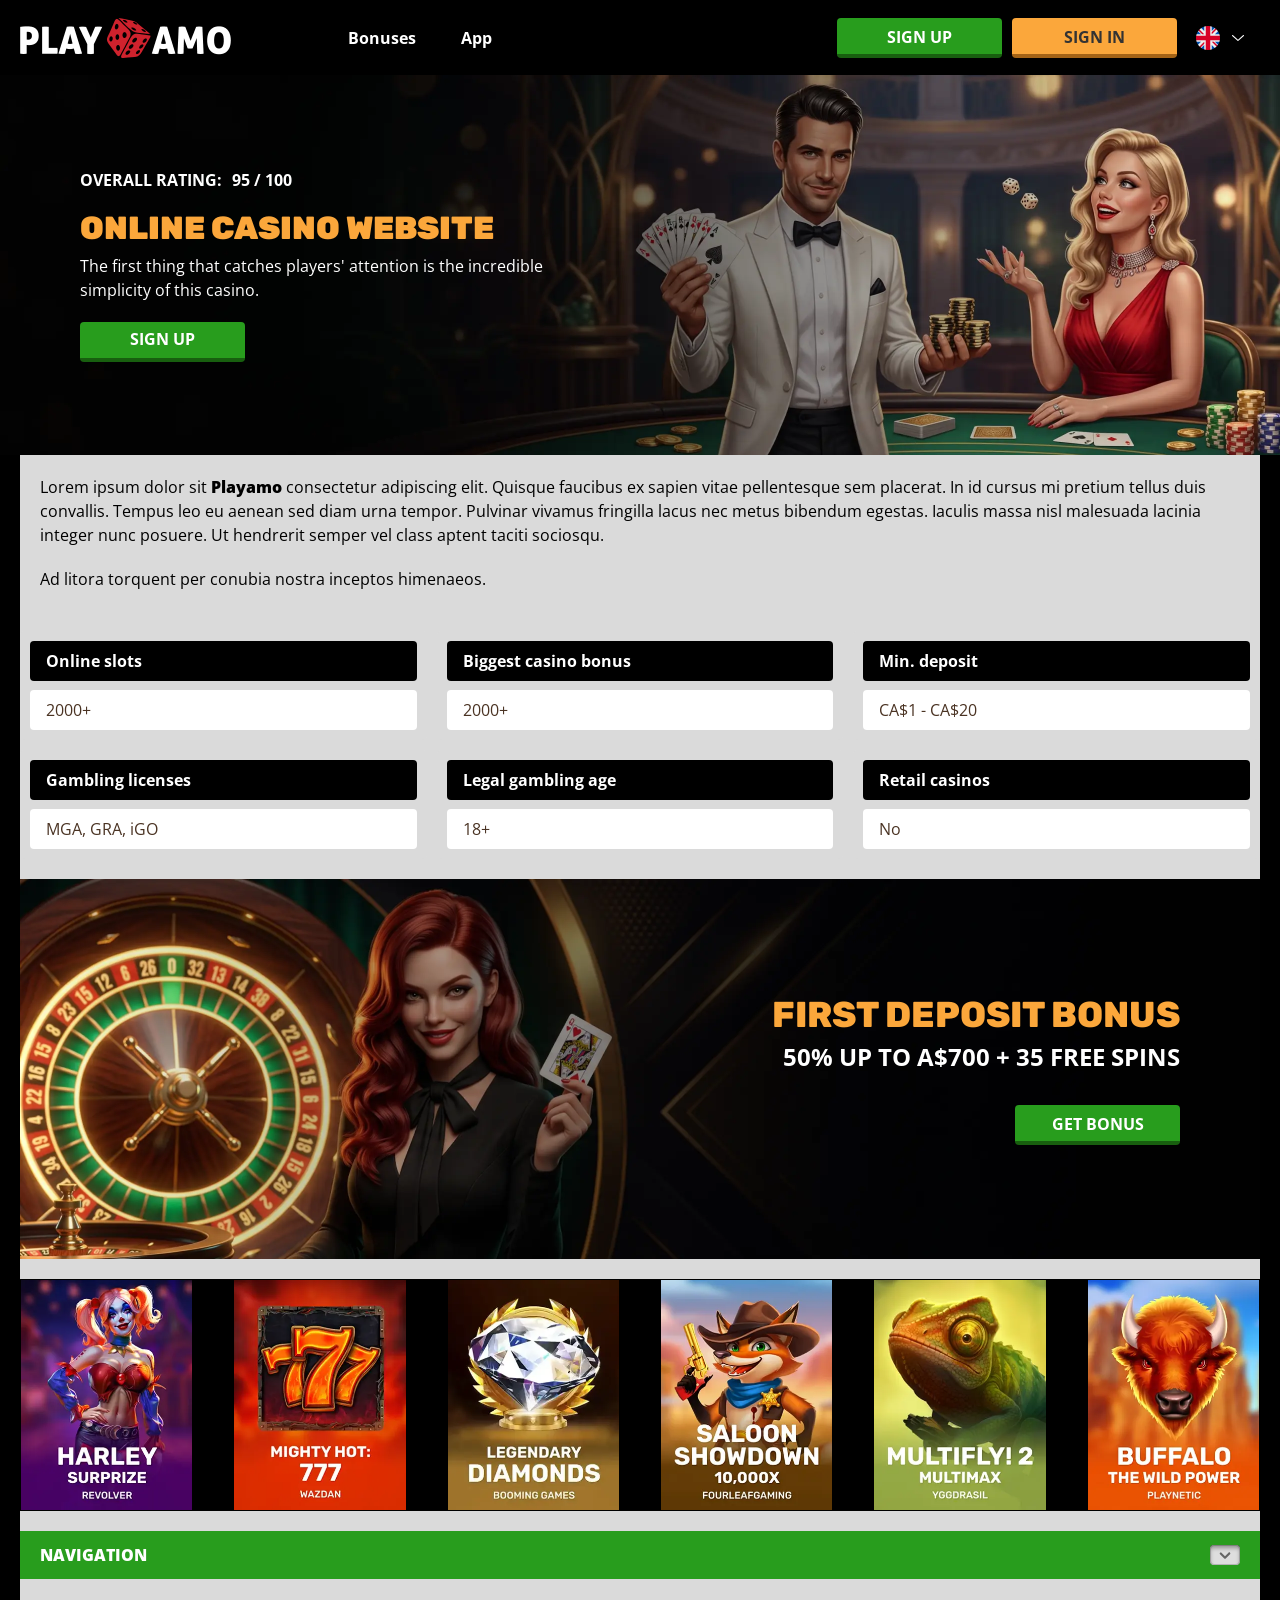
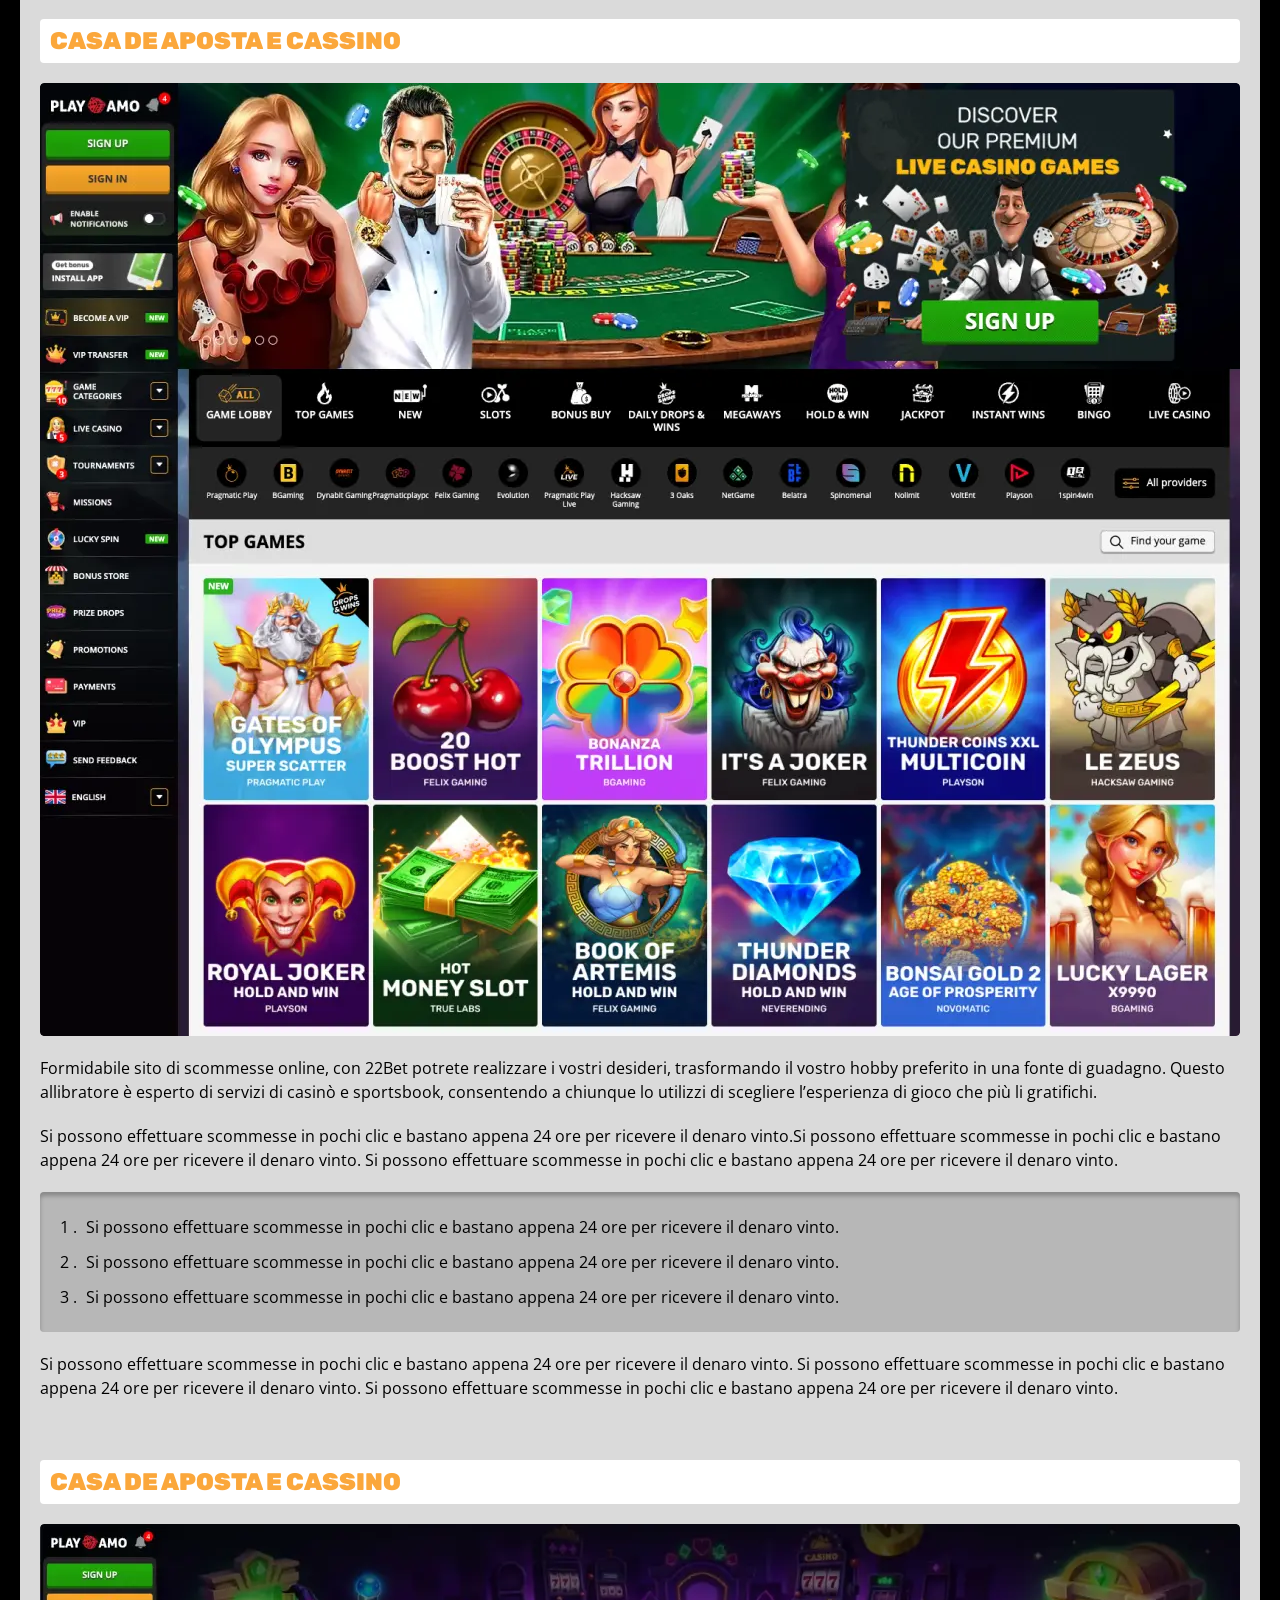
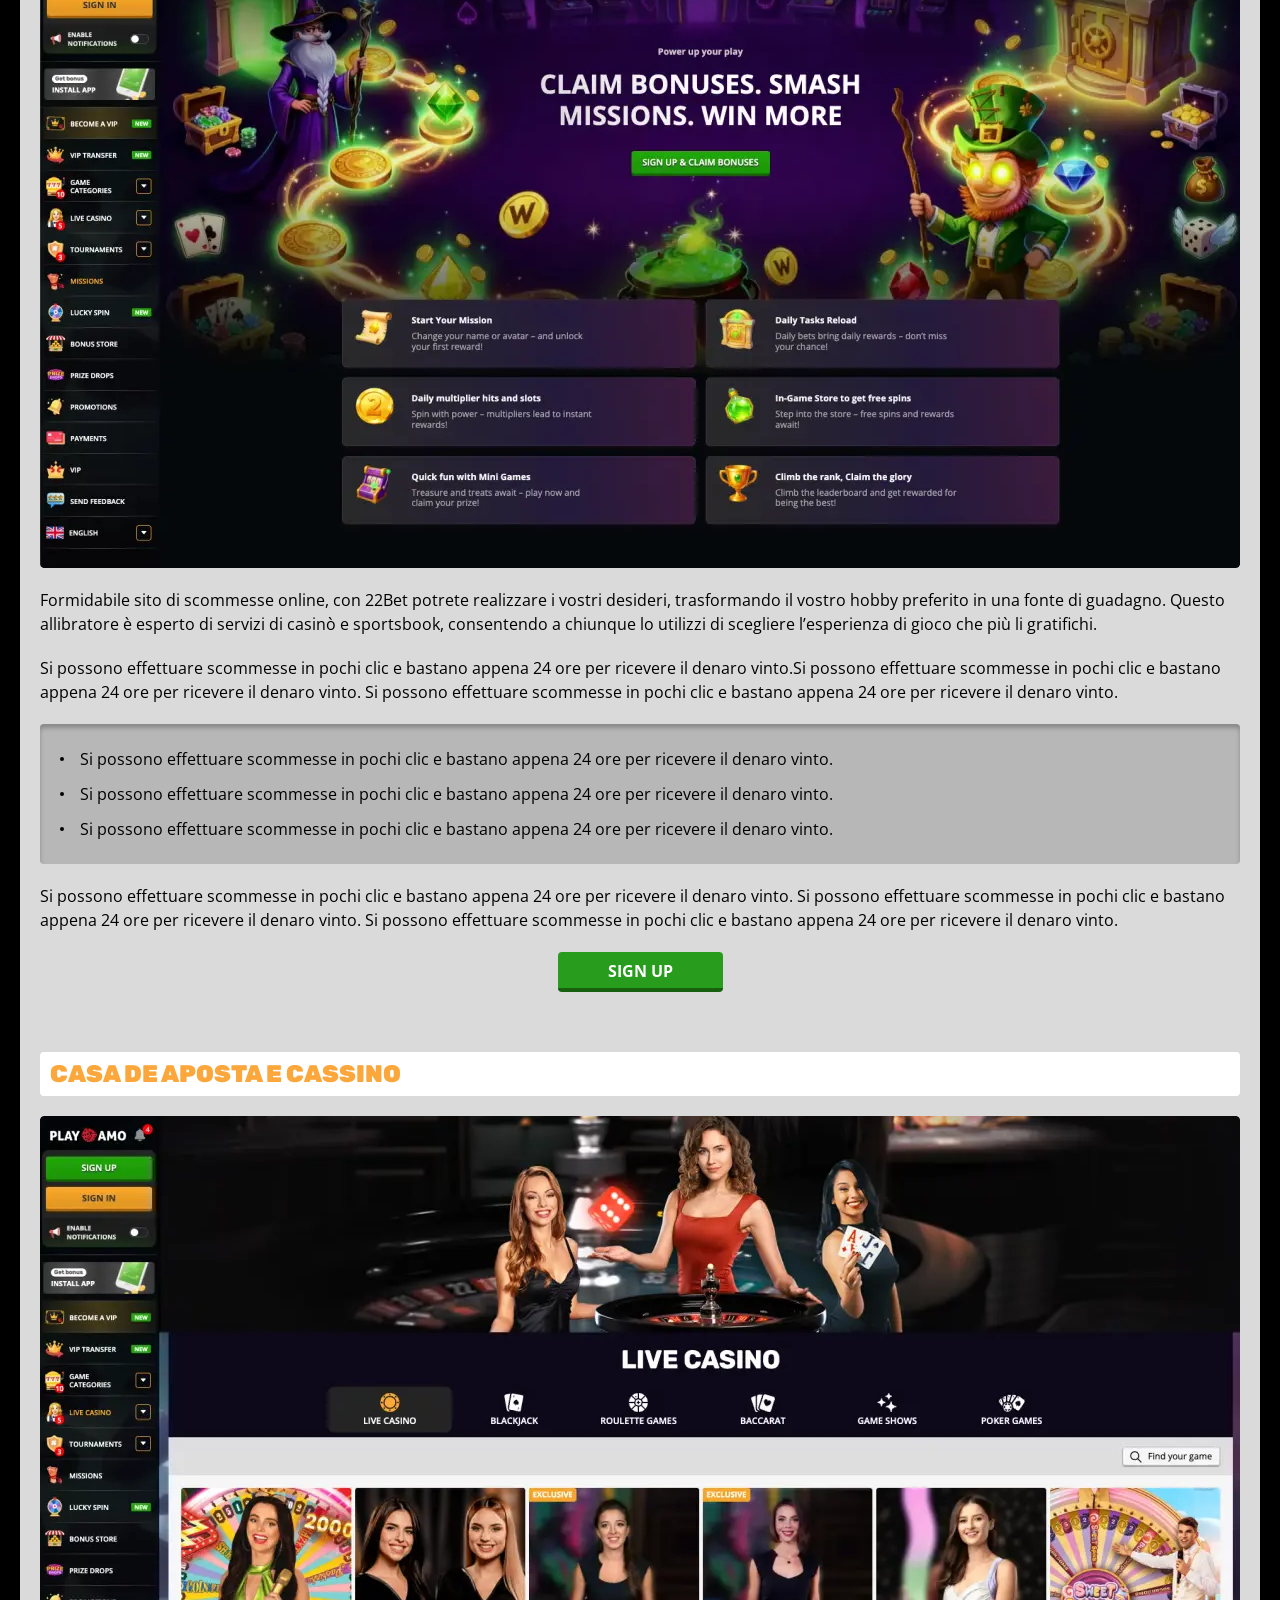
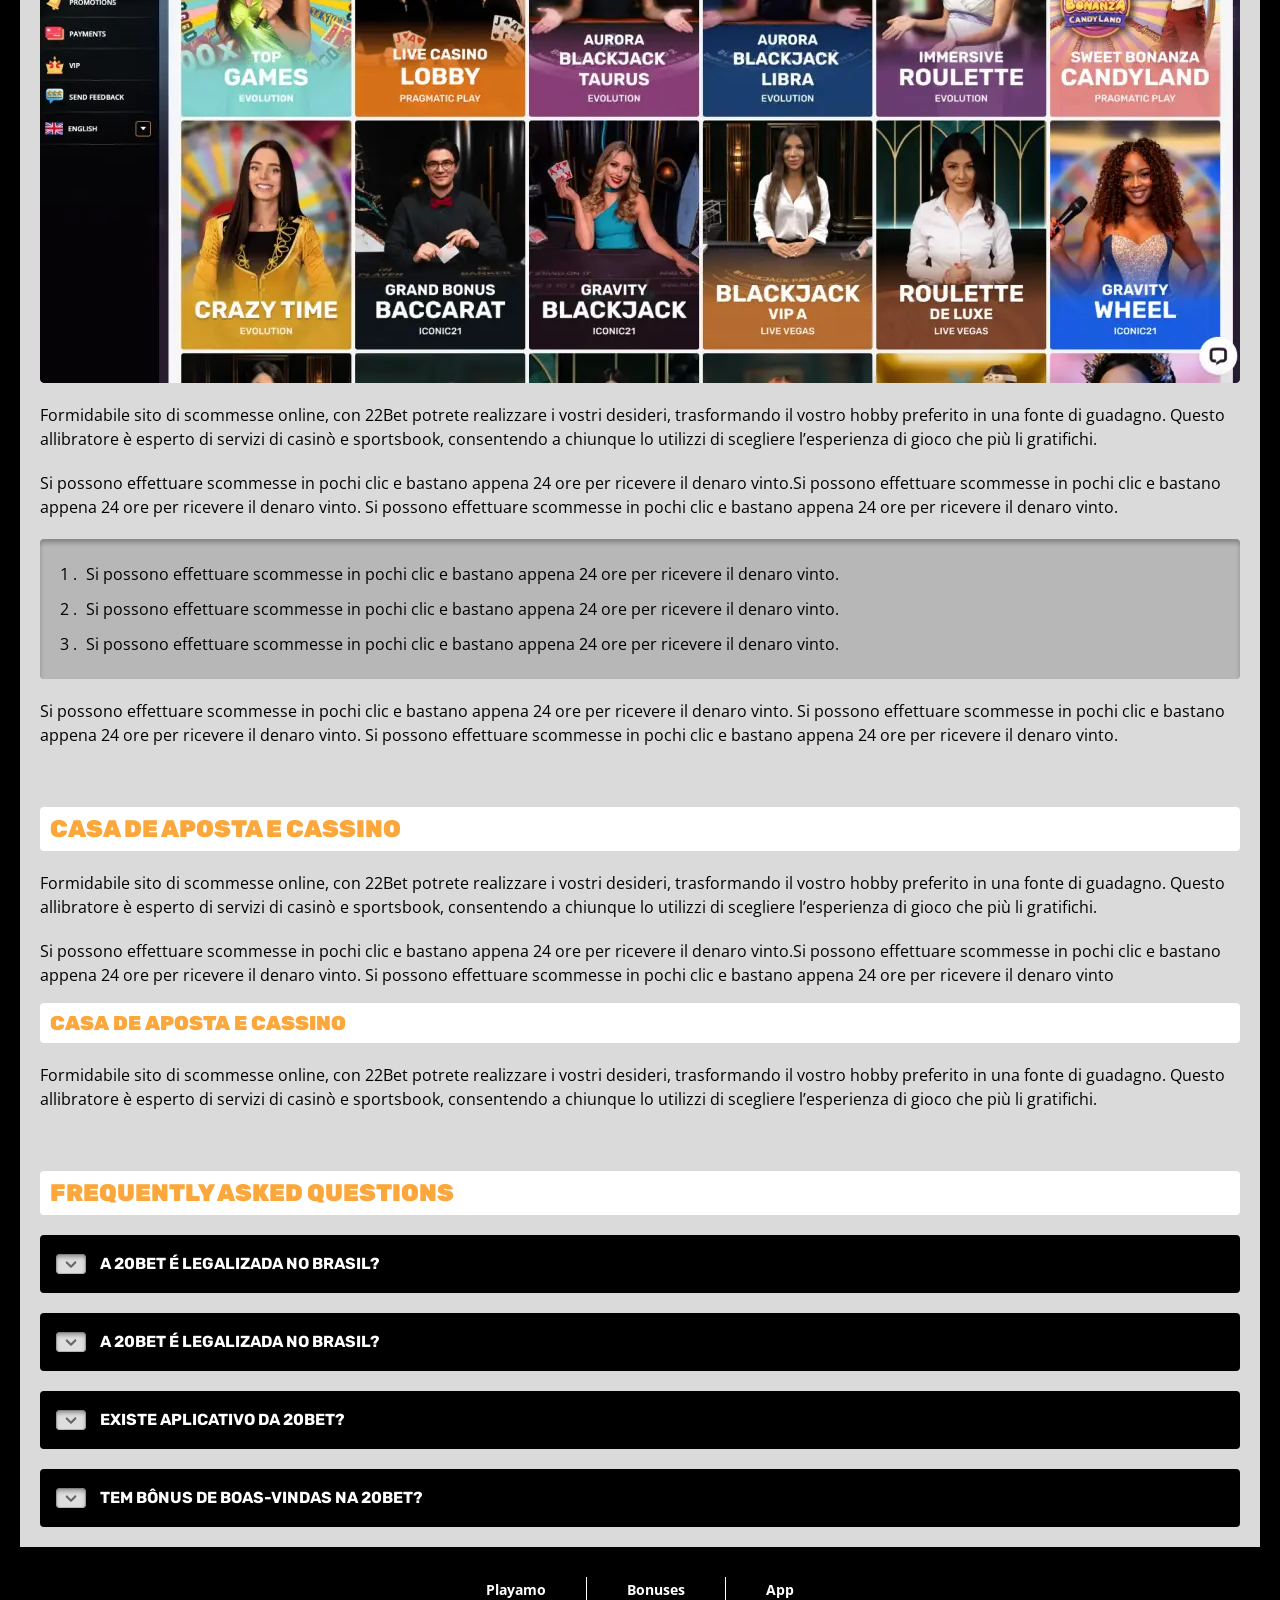
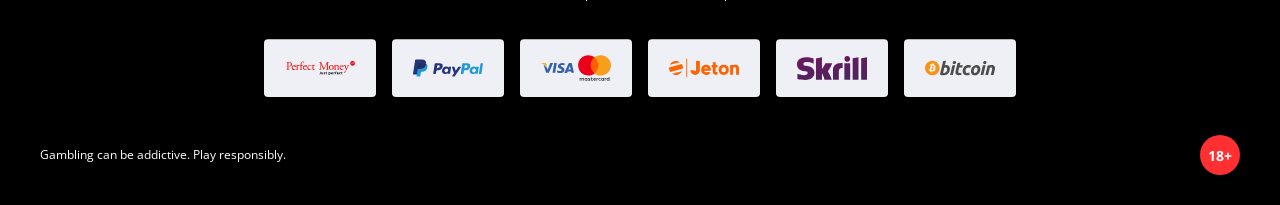
<file: index.html>
<!DOCTYPE html>
<html lang="en">
  <head>
    <meta charset="UTF-8" />
   
    <meta name="viewport" content="width=device-width, initial-scale=1.0" />
    <title>Playamo </title>
    <meta name="description" content />
    <meta property="og:site_name" content />
    <meta property="og:title" content />
    <meta property="og:type" content="website" />
    <meta property="og:url" content />
    <meta property="og:image" content />
    <meta property="og:image:alt" content />
    <meta property="og:locale" content="en" />
    <meta property="og:description" content />
    <link rel="preconnect" href="https://fonts.googleapis.com" />
    <link rel="preconnect" href="https://fonts.gstatic.com" crossorigin="anonymous" />
 <link href="https://fonts.googleapis.com/css2?family=Poppins:wght@100;200;300;400;500;600;700;800;900&display=swap" rel="stylesheet">
  <link href="https://fonts.googleapis.com/css2?family=Open+Sans:ital,wght@0,300..800;1,300..800&display=swap" rel="stylesheet">
<link href="https://fonts.googleapis.com/css2?family=Rubik:wght@300;400;500;600;700;800;900&amp;display=swap" rel="stylesheet">
 <link rel="stylesheet" href="./css/reset.css" />
    <link rel="stylesheet" href="./css/main.css" />
    <link rel="stylesheet" href="./css/media.css"/>
    <link rel="icon" href="./images/Group.png" type="image/x-icon"/>
    <script
    src="https://code.jquery.com/jquery-3.6.1.min.js"
    integrity="sha256-o88AwQnZB+VDvE9tvIXrMQaPlFFSUTR+nldQm1LuPXQ="
    crossorigin="anonymous"
  ></script>
  </head>
  <body>
    <header class="header">
      <section class="content header__content">
        <a href="./index.html" class="logo header__logo"
          ><img src="./images/logo.png" alt="logo" title
        /></a>
        <button class="header__btn-menu" >
          <svg width="16px" height="16px" viewBox="0 0 16 16" xmlns="http://www.w3.org/2000/svg">
              <rect y="0" width="16" height="3" rx="1.5"></rect>
              <rect y="6.5" width="16" height="3" rx="1.5"></rect>
              <rect y="13" width="16" height="3" rx="1.5"></rect>
            </svg>
        </button>

          <nav class="menu header__menu">
            <ul class="header__menu-list">
                
              <li class="" >
            
                <a href="./bonus.html" >
                <span>Bonuses</span>
              </a>
            
              </a>
            </li>
              <li>
                <a href="./app.html">
                 App
                </a>
              </li>
              
             
            </ul>
            <div class="header__button header__button-menu " >
              <a href="#" class="button  button__login-menu">sign up</a>
              <a href="#" class="button button__menu">sign in</a>
            </div>
           
          </nav>
            <a href="#" class="button button__login">sign up</a>
            <a href="#" class="button button__singup">sign in</a>
           <div class="header__language">
                <div class="header__flag-wrap">
                  <a class="header__country" href="#">
                    <span><img src="./images/flag.png" alt=" Flag" title /></span>
                    
                  </a>
                </div>
                 <div class="header__flag-menu">
                  <ul>
                    
                    <li>
                      <a href="#" class="header__flag-link">
                        <span>
                          <img src="./images/flag.png" alt="flag" title />
                        </span>
                        <span>en</span>
                      </a>
                    </li>
                    <li>
                      <a href="#" class="header__flag-link">
                        <span>
                          <img src="./images/flag-au.png" alt="flag" title />
                        </span>
                        <span>au</span>
                      </a>
                    </li>
                    <li>
                      <a href="#" class="header__flag-link">
                        <span>
                          <img src="./images/flag-ca.png" alt="flag" title />
                        </span>
                        <span>ca</span>
                      </a>
                    </li>
                    
                  <li>
                      <a href="#" class="header__flag-link">
                        <span>
                          <img src="./images/flag-de.png" alt="flag" title />
                        </span>
                        <span>de</span>
                      </a>
                    </li>
                     <li>
                      <a href="#" class="header__flag-link">
                        <span>
                          <img src="./images/flag-ch.png" alt="flag" title />
                        </span>
                        <span>ch</span>
                      </a>
                    </li>
                    <li>
                      <a href="#" class="header__flag-link">
                        <span>
                          <img src="./images/flag-at.png" alt="flag" title />
                        </span>
                        <span>at</span>
                      </a>
                    </li>
                     <li>
                      <a href="#" class="header__flag-link">
                        <span>
                          <img src="./images/flag-nz.png" alt="flag" title />
                        </span>
                        <span>nz</span>
                      </a>
                    </li>
                     <li>
                      <a href="#" class="header__flag-link">
                        <span>
                          <img src="./images/flag-si.png" alt="flag" title />
                        </span>
                        <span>si</span>
                      </a>
                    </li>
                     <li>
                      <a href="#" class="header__flag-link">
                        <span>
                          <img src="./images/flag-ie.png" alt="flag" title />
                        </span>
                        <span>ie</span>
                      </a>
                    </li>
                     <li>
                      <a href="#" class="header__flag-link">
                        <span>
                          <img src="./images/flag-it.png" alt="flag" title />
                        </span>
                        <span>it</span>
                      </a>
                    </li>
                  </ul>
                </div>
              </div>  
      </section>
    </header>
     <main class="main home main-page">
        <section class=" hero hero__page">
           
            <div class="background">
              <img src="./images/main/bg-main.webp" alt="hero" title />
              
            </div>
            <div class="hero__wrapper">
              <div class="hero__data">
                <div class="hero__rating" >
                  <p>Overall Rating:</p>
                 
                  <span >
                    <span >95</span>
                  <span>/</span> 
                  <span >100</span>
                  
                  </span>
                </div>
                <h1 class="title general hero__title">
                 Online Casino Website
                </h1>
                <p class="hero__text">The first thing that catches players' attention is the incredible simplicity of this casino.</p>
                <a href="#" class="button  hero__button">sign up</a>
               
              </div>
             
            </div>
          </section>
      <section class="main__wrap main__wrap-page">
       
       <section class="content__wrapper content__wrapper-page">

         
        
       
          <section class="content article">
            <p>
             Lorem ipsum dolor sit <a href="#">Playamo</a> consectetur adipiscing elit. Quisque faucibus ex sapien vitae pellentesque sem placerat. In id cursus mi pretium tellus duis convallis. Tempus leo eu aenean sed diam urna tempor. Pulvinar vivamus fringilla lacus nec metus bibendum egestas. Iaculis massa nisl malesuada lacinia integer nunc posuere. Ut hendrerit semper vel class aptent taciti sociosqu.
            </p>
            <p>
             Ad litora torquent per conubia nostra inceptos himenaeos.
            </p>
          </section>
      <section class="content features">
           
              <table class="features__table">
               <tbody class="features__group">
                 
                   <tr>
                   <td>Online slots</td>
                   <td>2000+</td>
                  </tr>
                  <tr>
                   <td>Biggest casino bonus</td>
                   <td>2000+</td>
                  </tr>
                  <tr>
                   <td>Min. deposit</td>
                   <td>CA$1 - CA$20</td>
                  </tr>
              
                     <tr>
                     <td>Gambling licenses</td>
                     <td>MGA, GRA, iGO</td>
                   </tr>
                   <tr>
                     <td>Legal gambling age</td>
                     <td>18+</td>
                   </tr>
                   <tr>
                     <td>Retail casinos</td>
                     <td>No</td>
                   </tr>
                
               </tbody>
             </table>
            
         
           </section>  

        
             
             <section class="content banner banner-main">
            <div class="background ">
              
              <img src="./images/main/banner-main.webp" alt="banner" title />
              
            </div>
            <div class="banner__info">
              
              <h2 class="title high banner__title-main">
                  
               first Deposit Bonus
              </h2>
            <p class="banner__subtitle">50% up to A$700 + 35 Free spins</p>
              <a href="#" class="button banner__button">Get  Bonus</a>
            </div>
          </section>
          
           <section class="content casino">
           
              <ul class="casino__list ">
                <li class="casino__item">
                    <a href="#"><div class="casino__wrapper">
                      <img class="casino__img" src="./images/main/card-main1.webp" alt="" title>
                    <div class="casino__hover casino__hover-live">
                        
                        <div class="casino-box">
                            
                        <span  class="button  casino__buttons"><img src="./images/main/play-btn.svg" alt="" title></span>
                        </div>
                    </div>
                    </div>
                    </a>
                </li>
                <li class="casino__item">
                  <a href="#"><div class="casino__wrapper">
                      <img class="casino__img" src="./images/main/card-main2.webp" alt="" title>
                    <div class="casino__hover casino__hover-live">
                        
                        <div class="casino-box">
                            
                        <span  class="button  casino__buttons"><img src="./images/main/play-btn.svg" alt="" title></span>
                        </div>
                    </div>
                    </div>
                    </a>
              </li>
              <li class="casino__item">
              <a href="#"><div class="casino__wrapper">
                      <img class="casino__img" src="./images/main/card-main3.webp" alt="" title>
                    <div class="casino__hover casino__hover-live">
                        
                        <div class="casino-box">
                            
                        <span  class="button  casino__buttons"><img src="./images/main/play-btn.svg" alt="" title></span>
                        </div>
                    </div>
                    </div>
                    </a>
            </li>
             <li class="casino__item">
                <a href="#"><div class="casino__wrapper">
                      <img class="casino__img" src="./images/main/card-main4.webp" alt="" title>
                    <div class="casino__hover casino__hover-live">
                        
                        <div class="casino-box">
                            
                        <span  class="button  casino__buttons"><img src="./images/main/play-btn.svg" alt="" title></span>
                        </div>
                    </div>
                    </div>
                    </a>
            </li>
             <li class="casino__item">
                <a href="#"><div class="casino__wrapper">
                      <img class="casino__img" src="./images/main/card-main5.webp" alt="" title>
                    <div class="casino__hover casino__hover-live">
                        
                        <div class="casino-box">
                            
                        <span  class="button  casino__buttons"><img src="./images/main/play-btn.svg" alt="" title></span>
                        </div>
                    </div>
                    </div>
                    </a>
            </li>
             <li class="casino__item">
                <a href="#"><div class="casino__wrapper">
                      <img class="casino__img" src="./images/main/card-main6.webp" alt="" title>
                    <div class="casino__hover casino__hover-live">
                        
                        <div class="casino-box">
                            
                        <span  class="button  casino__buttons"><img src="./images/main/play-btn.svg" alt="" title></span>
                        </div>
                    </div>
                    </div>
                    </a>
            </li>
        

              </ul>
         </section>
              <section class="content menu-review__content">
              

            
                <div class="menu__review-desk menu__review-content">Navigation</div>
                <ul class="menu__review menu__review-list">
                  <li><a href="#">Lorem ipsum dolor sit</a></li>
                    <li><a href="#">Amet consectetur adipiscing</a></li>
                      <li><a href="#">Quisque faucibus ex sapien vitae</a></li>
                        <li><a href="#">Ut hendrerit sempero</a></li>
                          <li><a href="#">Pulvinar vivamus fringilla</a></li>
                           <li><a href="#">Ad litora torquent per conubia</a></li>
                         
                          
                </ul>
             
          
          </section>
          
        
          <section class="content article">
            <h2 class="title high article__title">Casa de Aposta e Cassino</h2>
             <div class="images">
              <img src="./images/main/image1-main.webp" alt="banner" title />
            </div>
            <p>
             Formidabile sito di scommesse online, con 22Bet potrete realizzare i vostri desideri, trasformando il vostro hobby preferito in una fonte di guadagno. Questo allibratore è esperto di servizi di casinò e sportsbook, consentendo a chiunque lo utilizzi di scegliere l’esperienza di gioco che più li gratifichi.
            </p>
            <p>
             Si possono effettuare scommesse in pochi clic e bastano appena 24 ore per ricevere il denaro vinto.Si possono effettuare scommesse in pochi clic e bastano appena 24 ore per ricevere il denaro vinto. Si possono effettuare scommesse in pochi clic e bastano appena 24 ore per ricevere il denaro vinto.
            </p>
           <ol>
              <li>Si possono effettuare scommesse in pochi clic e bastano appena 24 ore per ricevere il denaro vinto.</li>
              <li>Si possono effettuare scommesse in pochi clic e bastano appena 24 ore per ricevere il denaro vinto.</li>
              <li>Si possono effettuare scommesse in pochi clic e bastano appena 24 ore per ricevere il denaro vinto.</li>
            </ol>
            <p>Si possono effettuare scommesse in pochi clic e bastano appena 24 ore per ricevere il denaro vinto. Si possono effettuare scommesse in pochi clic e bastano appena 24 ore per ricevere il denaro vinto. Si possono effettuare scommesse in pochi clic e bastano appena 24 ore per ricevere il denaro vinto.</p>
          </section>
           <section class="content article">
            <h2 class="title high article__title">Casa de Aposta e Cassino</h2>
             <div class="images">
              <img src="./images/main/image2-main.webp" alt="banner" title />
            </div>
            <p>
             Formidabile sito di scommesse online, con 22Bet potrete realizzare i vostri desideri, trasformando il vostro hobby preferito in una fonte di guadagno. Questo allibratore è esperto di servizi di casinò e sportsbook, consentendo a chiunque lo utilizzi di scegliere l’esperienza di gioco che più li gratifichi.
            </p>
            <p>
             Si possono effettuare scommesse in pochi clic e bastano appena 24 ore per ricevere il denaro vinto.Si possono effettuare scommesse in pochi clic e bastano appena 24 ore per ricevere il denaro vinto. Si possono effettuare scommesse in pochi clic e bastano appena 24 ore per ricevere il denaro vinto.
            </p>
           <ul>
              <li>Si possono effettuare scommesse in pochi clic e bastano appena 24 ore per ricevere il denaro vinto.</li>
              <li>Si possono effettuare scommesse in pochi clic e bastano appena 24 ore per ricevere il denaro vinto.</li>
              <li>Si possono effettuare scommesse in pochi clic e bastano appena 24 ore per ricevere il denaro vinto.</li>
            </ul>
            <p>Si possono effettuare scommesse in pochi clic e bastano appena 24 ore per ricevere il denaro vinto. Si possono effettuare scommesse in pochi clic e bastano appena 24 ore per ricevere il denaro vinto. Si possono effettuare scommesse in pochi clic e bastano appena 24 ore per ricevere il denaro vinto.</p>
         <a href="#" class="button">sign up</a>
          </section>
           <section class="content article">
            <h2 class="title high article__title">Casa de Aposta e Cassino</h2>
             <div class="images">
              <img src="./images/main/image3-main.webp" alt="banner" title />
            </div>
            <p>
             Formidabile sito di scommesse online, con 22Bet potrete realizzare i vostri desideri, trasformando il vostro hobby preferito in una fonte di guadagno. Questo allibratore è esperto di servizi di casinò e sportsbook, consentendo a chiunque lo utilizzi di scegliere l’esperienza di gioco che più li gratifichi.
            </p>
            <p>
             Si possono effettuare scommesse in pochi clic e bastano appena 24 ore per ricevere il denaro vinto.Si possono effettuare scommesse in pochi clic e bastano appena 24 ore per ricevere il denaro vinto. Si possono effettuare scommesse in pochi clic e bastano appena 24 ore per ricevere il denaro vinto.
            </p>
           <ol>
              <li>Si possono effettuare scommesse in pochi clic e bastano appena 24 ore per ricevere il denaro vinto.</li>
              <li>Si possono effettuare scommesse in pochi clic e bastano appena 24 ore per ricevere il denaro vinto.</li>
              <li>Si possono effettuare scommesse in pochi clic e bastano appena 24 ore per ricevere il denaro vinto.</li>
            </ol>
            <p>Si possono effettuare scommesse in pochi clic e bastano appena 24 ore per ricevere il denaro vinto. Si possono effettuare scommesse in pochi clic e bastano appena 24 ore per ricevere il denaro vinto. Si possono effettuare scommesse in pochi clic e bastano appena 24 ore per ricevere il denaro vinto.</p>
          </section>
           <section class="content article">
            <h2 class="title high article__title">Casa de Aposta e Cassino</h2>
            <p>Formidabile sito di scommesse online, con 22Bet potrete realizzare i vostri desideri, trasformando il vostro hobby preferito in una fonte di guadagno. Questo allibratore è esperto di servizi di casinò e sportsbook, consentendo a chiunque lo utilizzi di scegliere l’esperienza di gioco che più li gratifichi.</p>
            <p>Si possono effettuare scommesse in pochi clic e bastano appena 24 ore per ricevere il denaro vinto.Si possono effettuare scommesse in pochi clic e bastano appena 24 ore per ricevere il denaro vinto. Si possono effettuare scommesse in pochi clic e bastano appena 24 ore per ricevere il denaro vinto</p>
            <h3>Casa de Aposta e Cassino</h3>
            <p>Formidabile sito di scommesse online, con 22Bet potrete realizzare i vostri desideri, trasformando il vostro hobby preferito in una fonte di guadagno. Questo allibratore è esperto di servizi di casinò e sportsbook, consentendo a chiunque lo utilizzi di scegliere l’esperienza di gioco che più li gratifichi.</p>
           </section>

          <section class="content faq">
            <h2 class="title high faq__title">Frequently Asked Questions</h2>
            <ol class="faq__list " >
              <li class="faq__item"  >
                <h3 class="title medium faq__subtitle js-button-expander js-button-expander--faq"  >A 20Bet é legalizada no Brasil?
                 </h3>
                <div  class="faq__answer js-expand-content js-expand-content--faq" >
                  <p  >
                    Sim, a casa de apostas tem licença emitida por Curaçao, que é reconhecida no Brasil e a permite atuar por aqui.
                  </p>
                </div>
              </li>
              <li class="faq__item"  >
                <h3 class="title medium faq__subtitle js-button-expander js-button-expander--faq"  >A 20Bet é legalizada no Brasil?</h3>
                <div class="faq__answer js-expand-content js-expand-content--faq" >
                  <p  >
                    Sim, a casa de apostas tem licença emitida por Curaçao, que é reconhecida no Brasil e a permite atuar por aqui.
                  </p>
                </div>
              </li> 
              <li class="faq__item"  >
                <h3 class="title medium faq__subtitle js-button-expander js-button-expander--faq"  >Existe aplicativo da 20Bet?</h3>
                <div class="faq__answer js-expand-content js-expand-content--faq" >
                  <p  >
                   Sim, disponível para sistemas operacionais iOS e Android.
                  </p>
                </div>
              </li> 
              <li class="faq__item"  >
                <h3 class="title medium faq__subtitle js-button-expander js-button-expander--faq"  >Tem bônus de boas-vindas na 20Bet?</h3>
                <div class="faq__answer js-expand-content js-expand-content--faq" >
                  <p  >
                   O pacote especial para novos usuários da 20Bet paga 100% sobre o primeiro depósito, com limite de 600 BRL.
                  </p>
                </div>
              </li> 
             
            </ol>
          </section>
          
        </section> 
      
        <div class=""  onclick="scrollToTop()">
          <button class="main__arrow" id="scrollToTopBtn"></button>
        </div> 
        
      </section>
    </main> 
     <footer class=" footer ">
      <section class="content footer__content">
        <ul class="footer__menu">
         <li><a href="/">Playamo</a></li>
         <li><a href="./bonus.html">bonuses</a></li>
         <li><a href="./app.html">app</a></li>
         
        </ul>
       
          <ul class="footer__cards-list">
           
            <li>
              <a href="#"
                ><img src="./images/footer-img1.svg" alt="card" title
              /></a>
            </li>
           <li>
              <a href="#"
                ><img src="./images/footer-img2.svg" alt="card" title
              /></a>
            </li> <li>
              <a href="#"
                ><img src="./images/footer-img3.svg" alt="card" title
              /></a>
            </li> <li>
              <a href="#"
                ><img src="./images/footer-img4.svg" alt="card" title
              /></a>
            </li> <li>
              <a href="#"
                ><img src="./images/footer-img5.svg" alt="card" title
              /></a>
            </li> <li>
              <a href="#"
                ><img src="./images/footer-img6.svg" alt="card" title
              /></a>
            </li>
          </ul>
       
        <div class="footer__wrapp">
          <div class="footer__text">
           
            <p>Gambling can be addictive. Play responsibly. 
</p>
           
          </div>
          <div class="footer__age">
            <img src="./images/age.svg" alt="age" title />
          </div>
        </div>
      
      </section>
    </footer>
    <script src="./js/arrowUp.js" defer></script>
    <script src="./js/sidebar.js" defer></script>
    <script src="./js/expander.js" defer></script>
    <script src="./js/mobile-menu.js" defer></script>
    <script src="./js/flag.js" defer></script>
  </body>
</html>
</file>
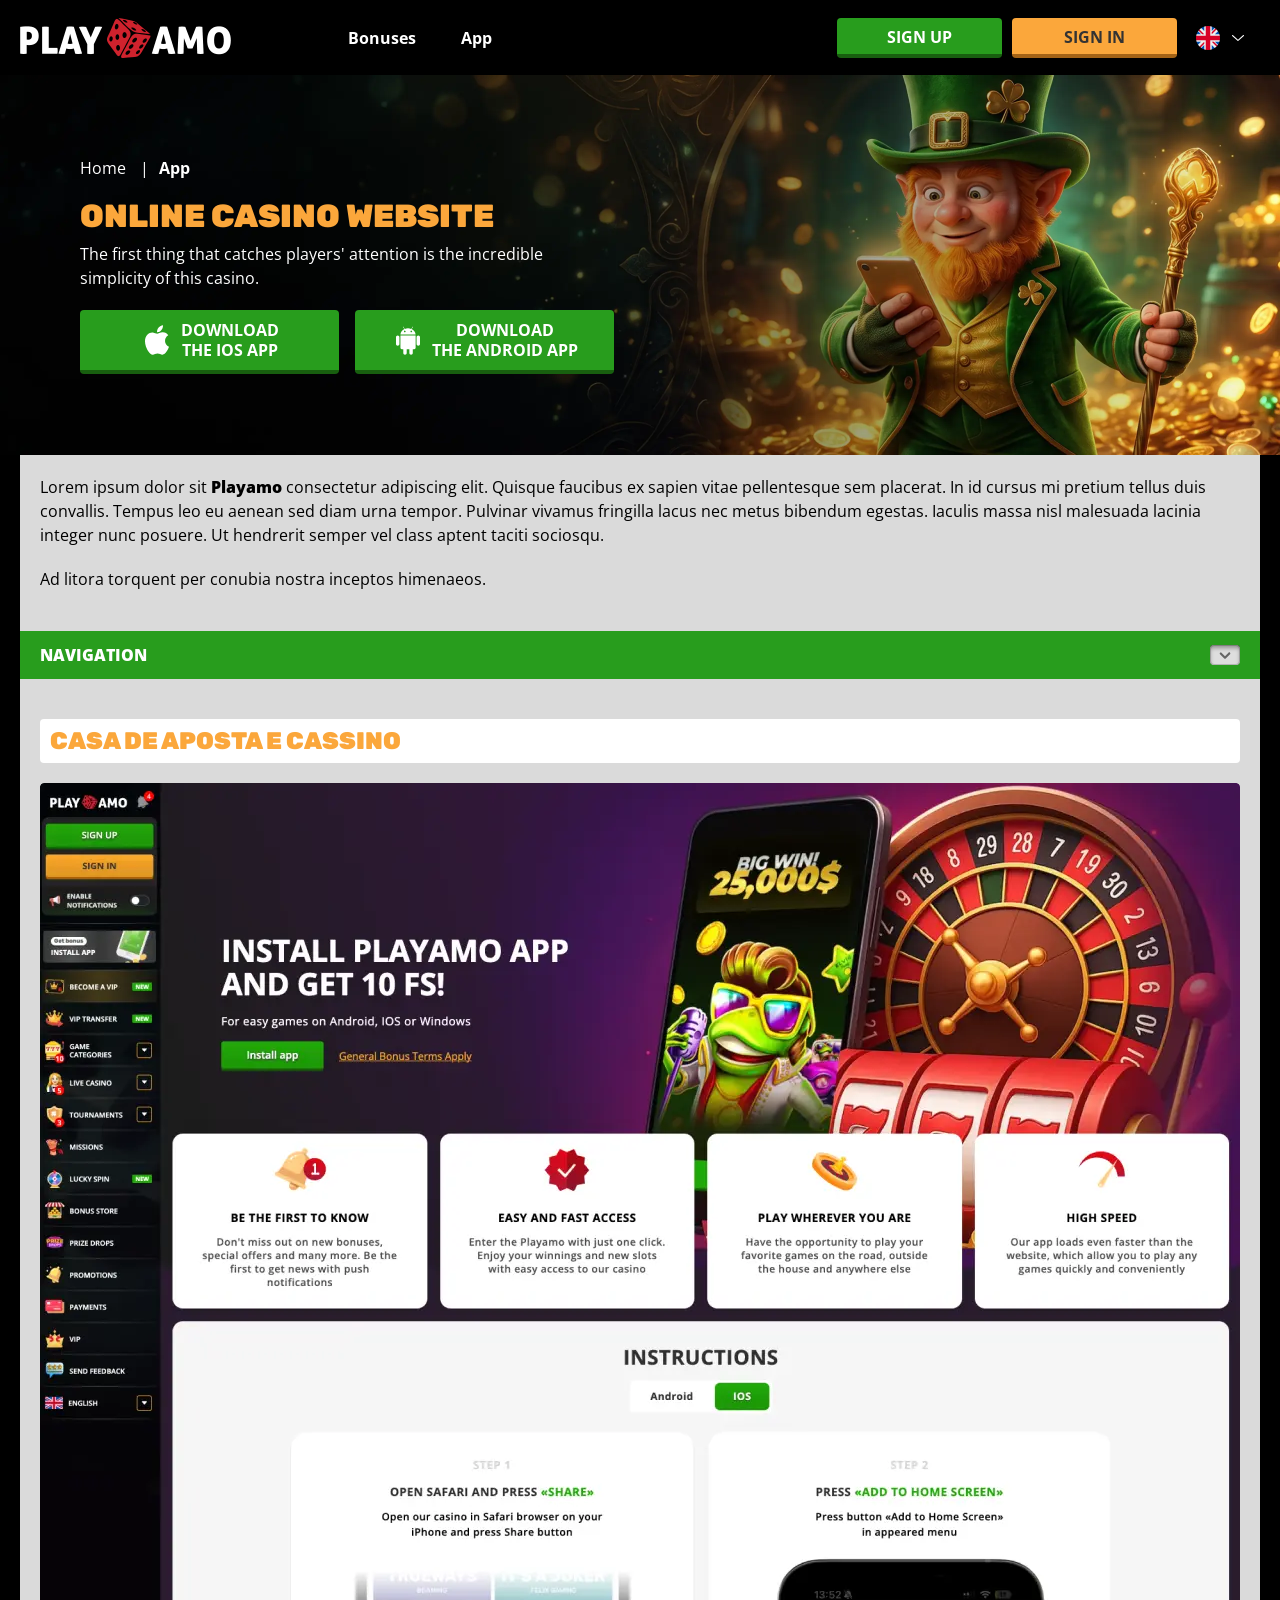
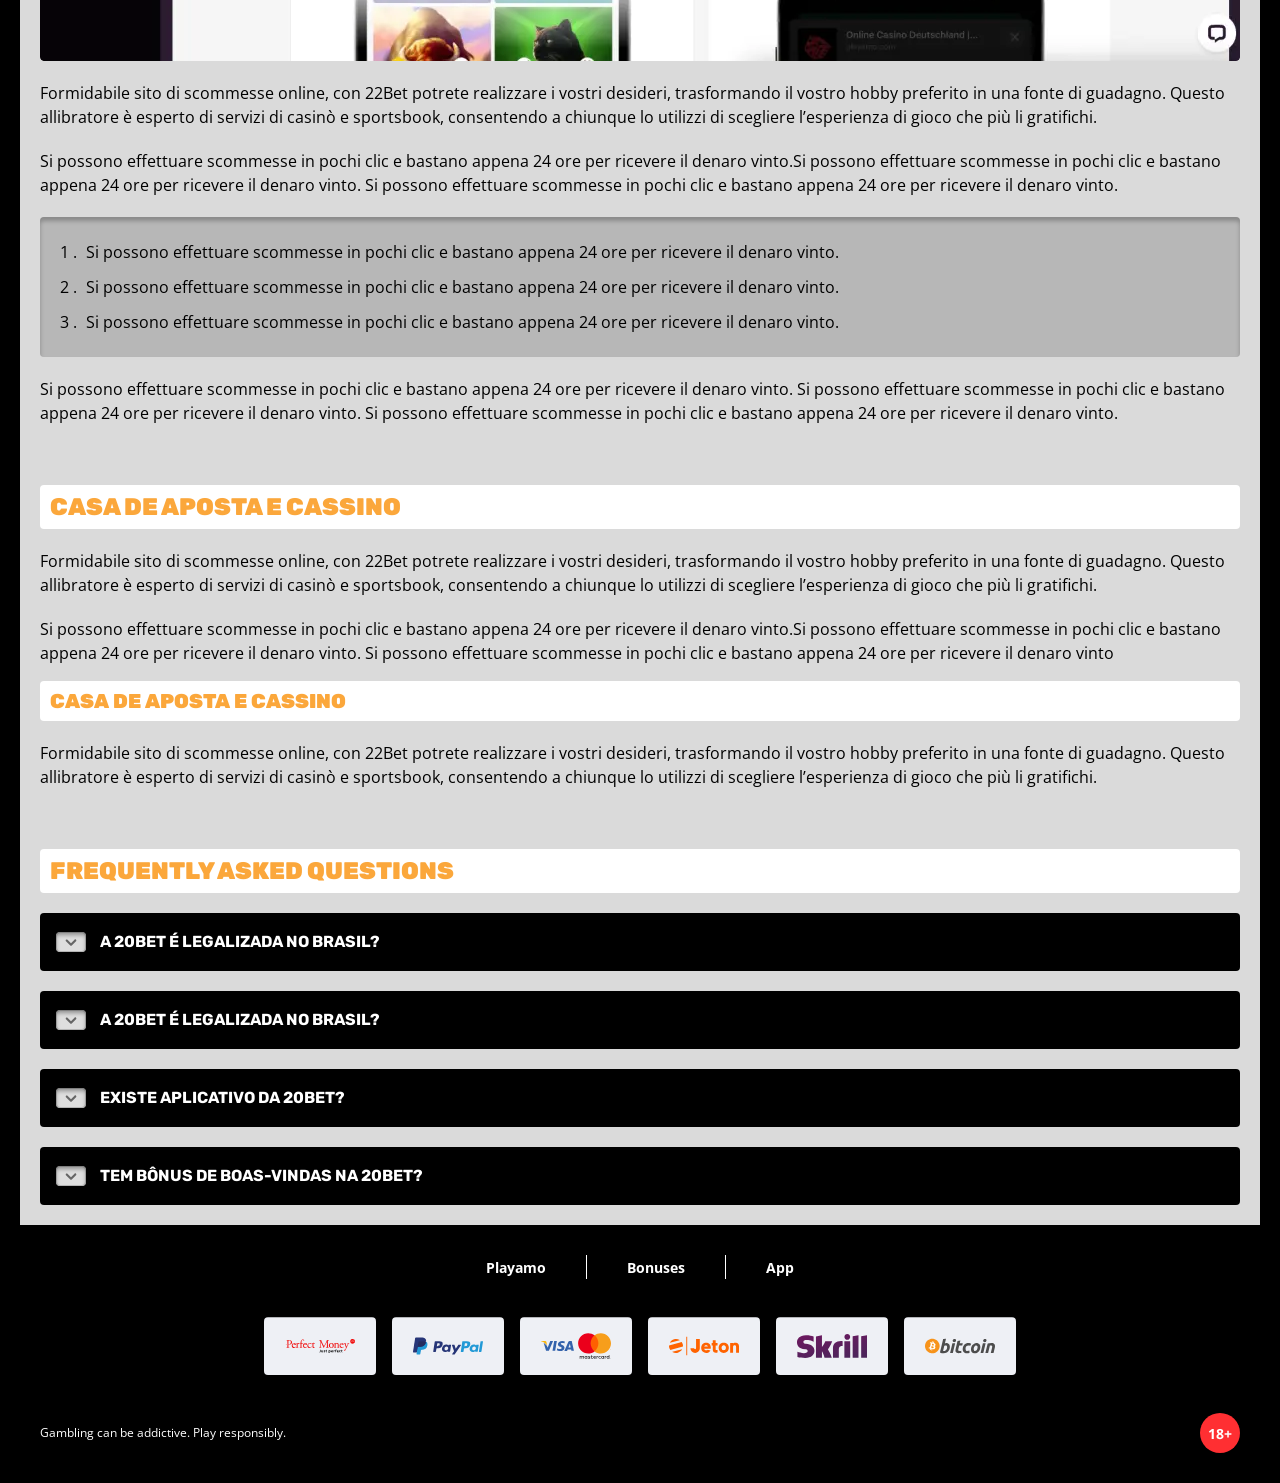
<file: app.html>
<!DOCTYPE html>
<html lang="en">
  <head>
    <meta charset="UTF-8" />
   
    <meta name="viewport" content="width=device-width, initial-scale=1.0" />
    <title>Playamo  </title>
    <meta name="description" content />
    <meta property="og:site_name" content />
    <meta property="og:title" content />
    <meta property="og:type" content="website" />
    <meta property="og:url" content />
    <meta property="og:image" content />
    <meta property="og:image:alt" content />
    <meta property="og:locale" content="en" />
    <meta property="og:description" content />
    <link rel="preconnect" href="https://fonts.googleapis.com" />
    <link rel="preconnect" href="https://fonts.gstatic.com" crossorigin="anonymous" />
 <link href="https://fonts.googleapis.com/css2?family=Poppins:wght@100;200;300;400;500;600;700;800;900&display=swap" rel="stylesheet">
 <link href="https://fonts.googleapis.com/css2?family=Open+Sans:ital,wght@0,300..800;1,300..800&display=swap" rel="stylesheet">
<link href="https://fonts.googleapis.com/css2?family=Rubik:wght@300;400;500;600;700;800;900&amp;display=swap" rel="stylesheet">

   <link rel="stylesheet" href="./css/reset.css" />
    <link rel="stylesheet" href="./css/main.css" />
    <link rel="stylesheet" href="./css/media.css"/>
    <link rel="icon" href="./images/Group.png" type="image/x-icon"/>
    <script
    src="https://code.jquery.com/jquery-3.6.1.min.js"
    integrity="sha256-o88AwQnZB+VDvE9tvIXrMQaPlFFSUTR+nldQm1LuPXQ="
    crossorigin="anonymous"
  ></script>
  </head>
  <body>
    <header class="header">
      <section class="content header__content">
        <a href="./index.html" class="logo header__logo"
          ><img src="./images/logo.png" alt="logo" title
        /></a>
        <button class="header__btn-menu" >
          <svg width="16px" height="16px" viewBox="0 0 16 16" xmlns="http://www.w3.org/2000/svg">
              <rect y="0" width="16" height="3" rx="1.5"></rect>
              <rect y="6.5" width="16" height="3" rx="1.5"></rect>
              <rect y="13" width="16" height="3" rx="1.5"></rect>
            </svg>
        </button>

          <nav class="menu header__menu">
           <ul class="header__menu-list">
                
              <li class="" >
            
                <a href="./bonus.html" >
                <span>Bonuses</span>
              </a>
            
              </a>
            </li>
              <li>
                <a href="./app.html">
                 App
                </a>
              </li>
              
             
            </ul>
            <div class="header__button header__button-menu " >
              <a href="#" class="button  button__login-menu">sign up</a>
              <a href="#" class="button button__menu">sign in</a>
            </div>
           
          </nav>
            <a href="#" class="button button__login">sign up</a>
            <a href="#" class="button button__singup">sign in</a>
            <div class="header__language">
                <div class="header__flag-wrap">
                  <a class="header__country" href="#">
                    <span><img src="./images/flag.png" alt=" Flag" title /></span>
                    
                  </a>
                </div>
                 <div class="header__flag-menu">
                  <ul>
                    
                    <li>
                      <a href="#" class="header__flag-link">
                        <span>
                          <img src="./images/flag.png" alt="flag" title />
                        </span>
                        <span>en</span>
                      </a>
                    </li>
                    <li>
                      <a href="#" class="header__flag-link">
                        <span>
                          <img src="./images/flag-au.png" alt="flag" title />
                        </span>
                        <span>au</span>
                      </a>
                    </li>
                    <li>
                      <a href="#" class="header__flag-link">
                        <span>
                          <img src="./images/flag-ca.png" alt="flag" title />
                        </span>
                        <span>ca</span>
                      </a>
                    </li>
                    
                  <li>
                      <a href="#" class="header__flag-link">
                        <span>
                          <img src="./images/flag-de.png" alt="flag" title />
                        </span>
                        <span>de</span>
                      </a>
                    </li>
                     <li>
                      <a href="#" class="header__flag-link">
                        <span>
                          <img src="./images/flag-ch.png" alt="flag" title />
                        </span>
                        <span>ch</span>
                      </a>
                    </li>
                    <li>
                      <a href="#" class="header__flag-link">
                        <span>
                          <img src="./images/flag-at.png" alt="flag" title />
                        </span>
                        <span>at</span>
                      </a>
                    </li>
                     <li>
                      <a href="#" class="header__flag-link">
                        <span>
                          <img src="./images/flag-nz.png" alt="flag" title />
                        </span>
                        <span>nz</span>
                      </a>
                    </li>
                     <li>
                      <a href="#" class="header__flag-link">
                        <span>
                          <img src="./images/flag-si.png" alt="flag" title />
                        </span>
                        <span>si</span>
                      </a>
                    </li>
                     <li>
                      <a href="#" class="header__flag-link">
                        <span>
                          <img src="./images/flag-ie.png" alt="flag" title />
                        </span>
                        <span>ie</span>
                      </a>
                    </li>
                     <li>
                      <a href="#" class="header__flag-link">
                        <span>
                          <img src="./images/flag-it.png" alt="flag" title />
                        </span>
                        <span>it</span>
                      </a>
                    </li>
                  </ul>
                </div>
              </div>  
      </section>
    </header>
     <main class="main home main-page">
        <section class=" hero hero__page">
           
            <div class="background background-page">
              <img src="./images/app/bg-app.webp" alt="hero" title />
              
            </div>
            <div class="hero__wrapper hero__wrapper-page">
              <div class="hero__data hero__data-bonus">
                <ul
                class="breadcrumbs "
                
              >
                <li
                  
                >
                  <a href="#" >
                    <span >Home</span></a
                  >
                 
                </li>
                <li
                  
                >
                  <a href="/" > <span >App</span></a>
                 
                </li>
              </ul>
                <h1 class="title general hero__title">
                  Online Casino Website
                </h1>
                 <p class="hero__text">The first thing that catches players' attention is the incredible simplicity of this casino.</p>
               
              <div class="banner__content banner__content-app">
             
                  <a href="#" class="banner__btn banner__btn-app">
                    <img src="./images/main/apple-app.svg" alt="icon" title>
                   Download  </br> the
IOS app
                  </a>
                  <a href="#" class="banner__btn banner__btn-android"
                    > <img src="./images/main/android-app.svg" alt="icon" title>Download  </br> the
 Android app</a
                  >
                </div>
              </div>
             
            </div>
          </section>
      <section class="main__wrap main__wrap-page">
       
       <section class="content__wrapper content__wrapper-page">

         
        
       
          <section class="content article">
            <p>
             Lorem ipsum dolor sit <a href="#">Playamo </a> consectetur adipiscing elit. Quisque faucibus ex sapien vitae pellentesque sem placerat. In id cursus mi pretium tellus duis convallis. Tempus leo eu aenean sed diam urna tempor. Pulvinar vivamus fringilla lacus nec metus bibendum egestas. Iaculis massa nisl malesuada lacinia integer nunc posuere. Ut hendrerit semper vel class aptent taciti sociosqu.
            </p>
            <p>
             Ad litora torquent per conubia nostra inceptos himenaeos.
            </p>
          </section>
         
       <section class="content menu-review__content">
              

            
                <div class="menu__review-desk menu__review-content">Navigation</div>
                <ul class="menu__review menu__review-list">
                  <li><a href="#">Lorem ipsum dolor sit</a></li>
                    <li><a href="#">Amet consectetur adipiscing</a></li>
                      <li><a href="#">Quisque faucibus ex sapien vitae</a></li>
                        <li><a href="#">Ut hendrerit sempero</a></li>
                          <li><a href="#">Pulvinar vivamus fringilla</a></li>
                           <li><a href="#">Ad litora torquent per conubia</a></li>
                         
                          
                </ul>
             
          
          </section>
        
          <section class="content article">
            <h2 class="title high article__title">Casa de Aposta e Cassino</h2>
             <div class="images">
              <img src="./images/app/image1-app.webp" alt="banner" title />
            </div>
            <p>
             Formidabile sito di scommesse online, con 22Bet potrete realizzare i vostri desideri, trasformando il vostro hobby preferito in una fonte di guadagno. Questo allibratore è esperto di servizi di casinò e sportsbook, consentendo a chiunque lo utilizzi di scegliere l’esperienza di gioco che più li gratifichi.
            </p>
            <p>
             Si possono effettuare scommesse in pochi clic e bastano appena 24 ore per ricevere il denaro vinto.Si possono effettuare scommesse in pochi clic e bastano appena 24 ore per ricevere il denaro vinto. Si possono effettuare scommesse in pochi clic e bastano appena 24 ore per ricevere il denaro vinto.
            </p>
           <ol>
              <li>Si possono effettuare scommesse in pochi clic e bastano appena 24 ore per ricevere il denaro vinto.</li>
              <li>Si possono effettuare scommesse in pochi clic e bastano appena 24 ore per ricevere il denaro vinto.</li>
              <li>Si possono effettuare scommesse in pochi clic e bastano appena 24 ore per ricevere il denaro vinto.</li>
            </ol>
            <p>Si possono effettuare scommesse in pochi clic e bastano appena 24 ore per ricevere il denaro vinto. Si possono effettuare scommesse in pochi clic e bastano appena 24 ore per ricevere il denaro vinto. Si possono effettuare scommesse in pochi clic e bastano appena 24 ore per ricevere il denaro vinto.</p>
          </section>
         
         
           <section class="content article">
            <h2 class="title high article__title">Casa de Aposta e Cassino</h2>
            <p>Formidabile sito di scommesse online, con 22Bet potrete realizzare i vostri desideri, trasformando il vostro hobby preferito in una fonte di guadagno. Questo allibratore è esperto di servizi di casinò e sportsbook, consentendo a chiunque lo utilizzi di scegliere l’esperienza di gioco che più li gratifichi.</p>
            <p>Si possono effettuare scommesse in pochi clic e bastano appena 24 ore per ricevere il denaro vinto.Si possono effettuare scommesse in pochi clic e bastano appena 24 ore per ricevere il denaro vinto. Si possono effettuare scommesse in pochi clic e bastano appena 24 ore per ricevere il denaro vinto</p>
            <h3>Casa de Aposta e Cassino</h3>
            <p>Formidabile sito di scommesse online, con 22Bet potrete realizzare i vostri desideri, trasformando il vostro hobby preferito in una fonte di guadagno. Questo allibratore è esperto di servizi di casinò e sportsbook, consentendo a chiunque lo utilizzi di scegliere l’esperienza di gioco che più li gratifichi.</p>
           </section>

          <section class="content faq">
            <h2 class="title high faq__title">Frequently Asked Questions</h2>
            <ul class="faq__list " >
              <li class="faq__item"  >
                <h3 class="title medium faq__subtitle js-button-expander js-button-expander--faq"  >A 20Bet é legalizada no Brasil?
                 </h3>
                <div  class="faq__answer js-expand-content js-expand-content--faq" >
                  <p  >
                    Sim, a casa de apostas tem licença emitida por Curaçao, que é reconhecida no Brasil e a permite atuar por aqui.
                  </p>
                </div>
              </li>
              <li class="faq__item"  >
                <h3 class="title medium faq__subtitle js-button-expander js-button-expander--faq"  >A 20Bet é legalizada no Brasil?</h3>
                <div class="faq__answer js-expand-content js-expand-content--faq" >
                  <p  >
                    Sim, a casa de apostas tem licença emitida por Curaçao, que é reconhecida no Brasil e a permite atuar por aqui.
                  </p>
                </div>
              </li> 
              <li class="faq__item"  >
                <h3 class="title medium faq__subtitle js-button-expander js-button-expander--faq"  >Existe aplicativo da 20Bet?</h3>
                <div class="faq__answer js-expand-content js-expand-content--faq" >
                  <p  >
                   Sim, disponível para sistemas operacionais iOS e Android.
                  </p>
                </div>
              </li> 
              <li class="faq__item"  >
                <h3 class="title medium faq__subtitle js-button-expander js-button-expander--faq"  >Tem bônus de boas-vindas na 20Bet?</h3>
                <div class="faq__answer js-expand-content js-expand-content--faq" >
                  <p  >
                   O pacote especial para novos usuários da 20Bet paga 100% sobre o primeiro depósito, com limite de 600 BRL.
                  </p>
                </div>
              </li> 
             
            </ul>
          </section>
          
        </section> 
      
        <div class=""  onclick="scrollToTop()">
          <button class="main__arrow" id="scrollToTopBtn"></button>
        </div> 
        
      </section>
    </main> 
 <footer class=" footer ">
      <section class="content footer__content">
        <ul class="footer__menu">
         <li><a href="/">Playamo</a></li>
         <li><a href="./bonus.html">bonuses</a></li>
         <li><a href="./app.html">app</a></li>
         
        </ul>
       
          <ul class="footer__cards-list">
           
            <li>
              <a href="#"
                ><img src="./images/footer-img1.svg" alt="card" title
              /></a>
            </li>
           <li>
              <a href="#"
                ><img src="./images/footer-img2.svg" alt="card" title
              /></a>
            </li> <li>
              <a href="#"
                ><img src="./images/footer-img3.svg" alt="card" title
              /></a>
            </li> <li>
              <a href="#"
                ><img src="./images/footer-img4.svg" alt="card" title
              /></a>
            </li> <li>
              <a href="#"
                ><img src="./images/footer-img5.svg" alt="card" title
              /></a>
            </li> <li>
              <a href="#"
                ><img src="./images/footer-img6.svg" alt="card" title
              /></a>
            </li>
          </ul>
       
        <div class="footer__wrapp">
          <div class="footer__text">
           
            <p>Gambling can be addictive. Play responsibly. 
</p>
           
          </div>
          <div class="footer__age">
            <img src="./images/age.svg" alt="age" title />
          </div>
        </div>
      
      </section>
    </footer>
    <script src="./js/arrowUp.js" defer></script>
    <script src="./js/sidebar.js" defer></script>
    <script src="./js/expander.js" defer></script>
    <script src="./js/mobile-menu.js" defer></script>
    <script src="./js/flag.js" defer></script>
  </body>
</html>
</file>
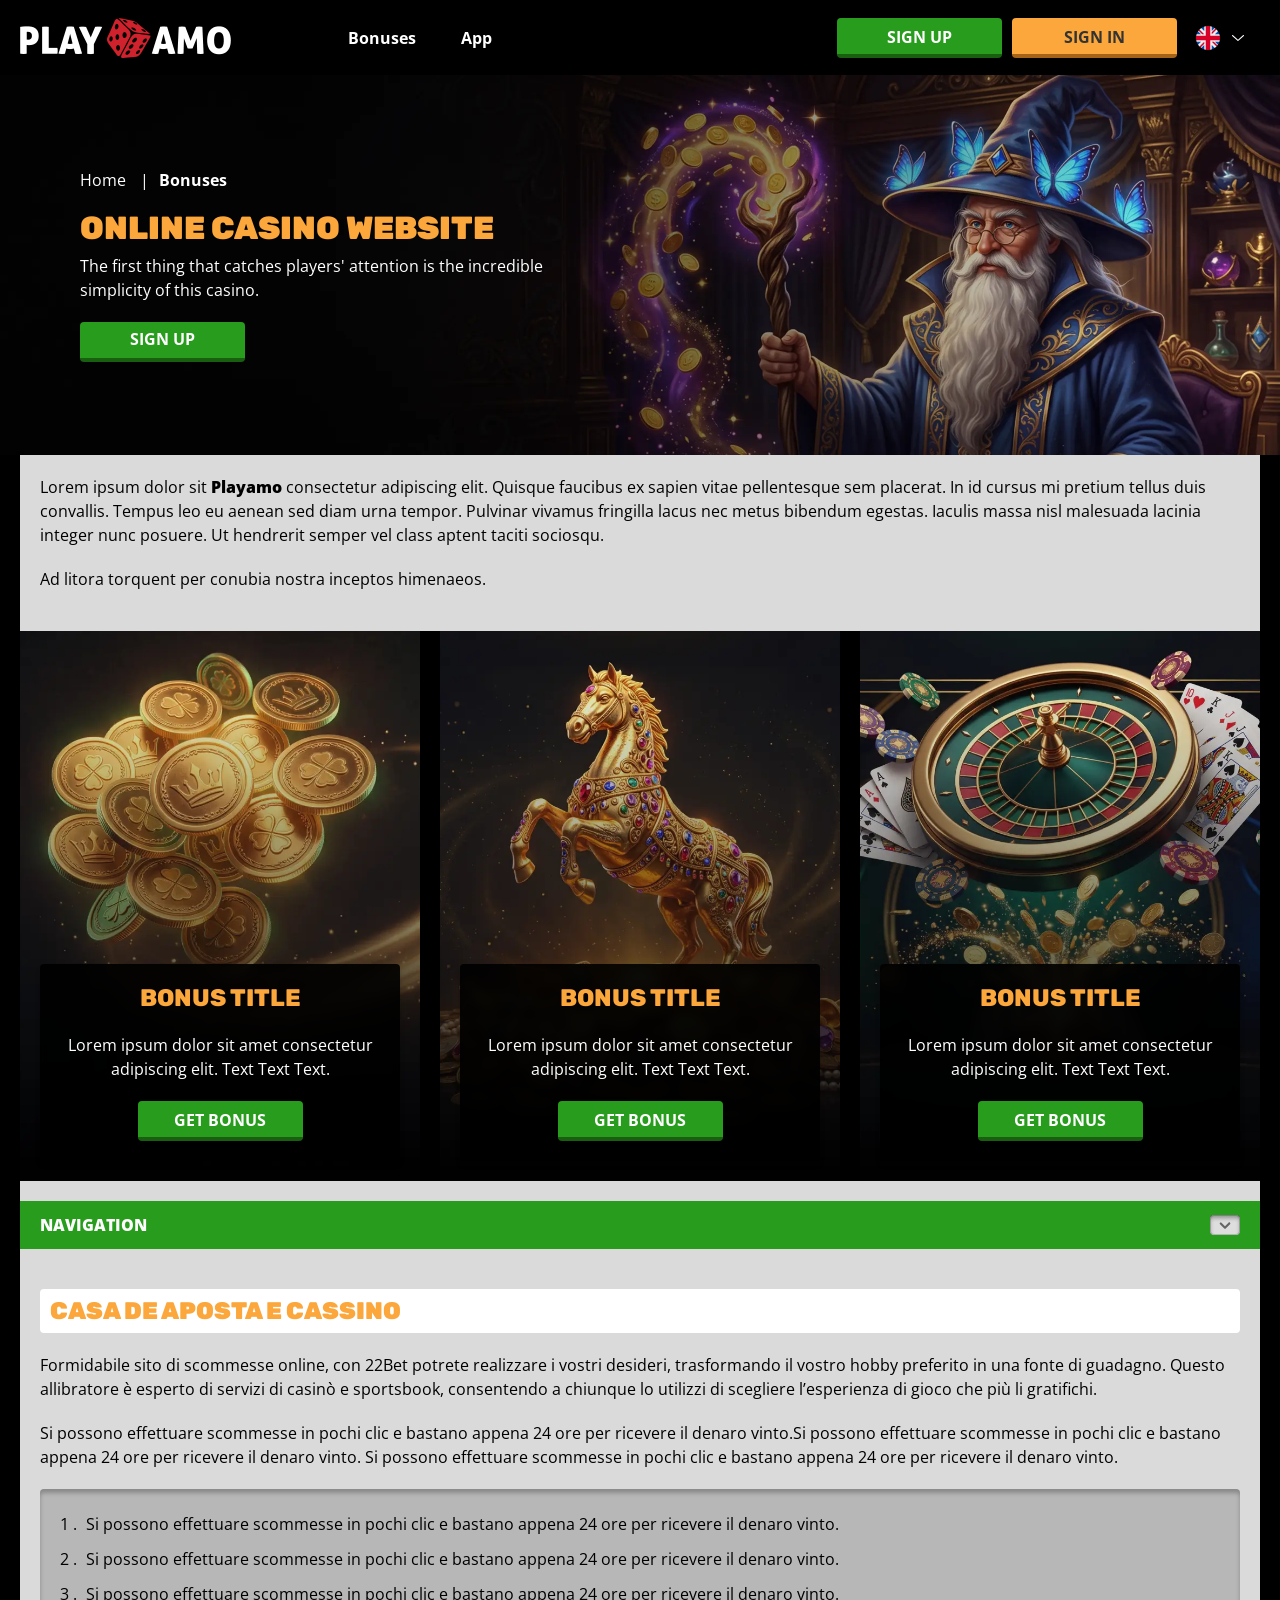
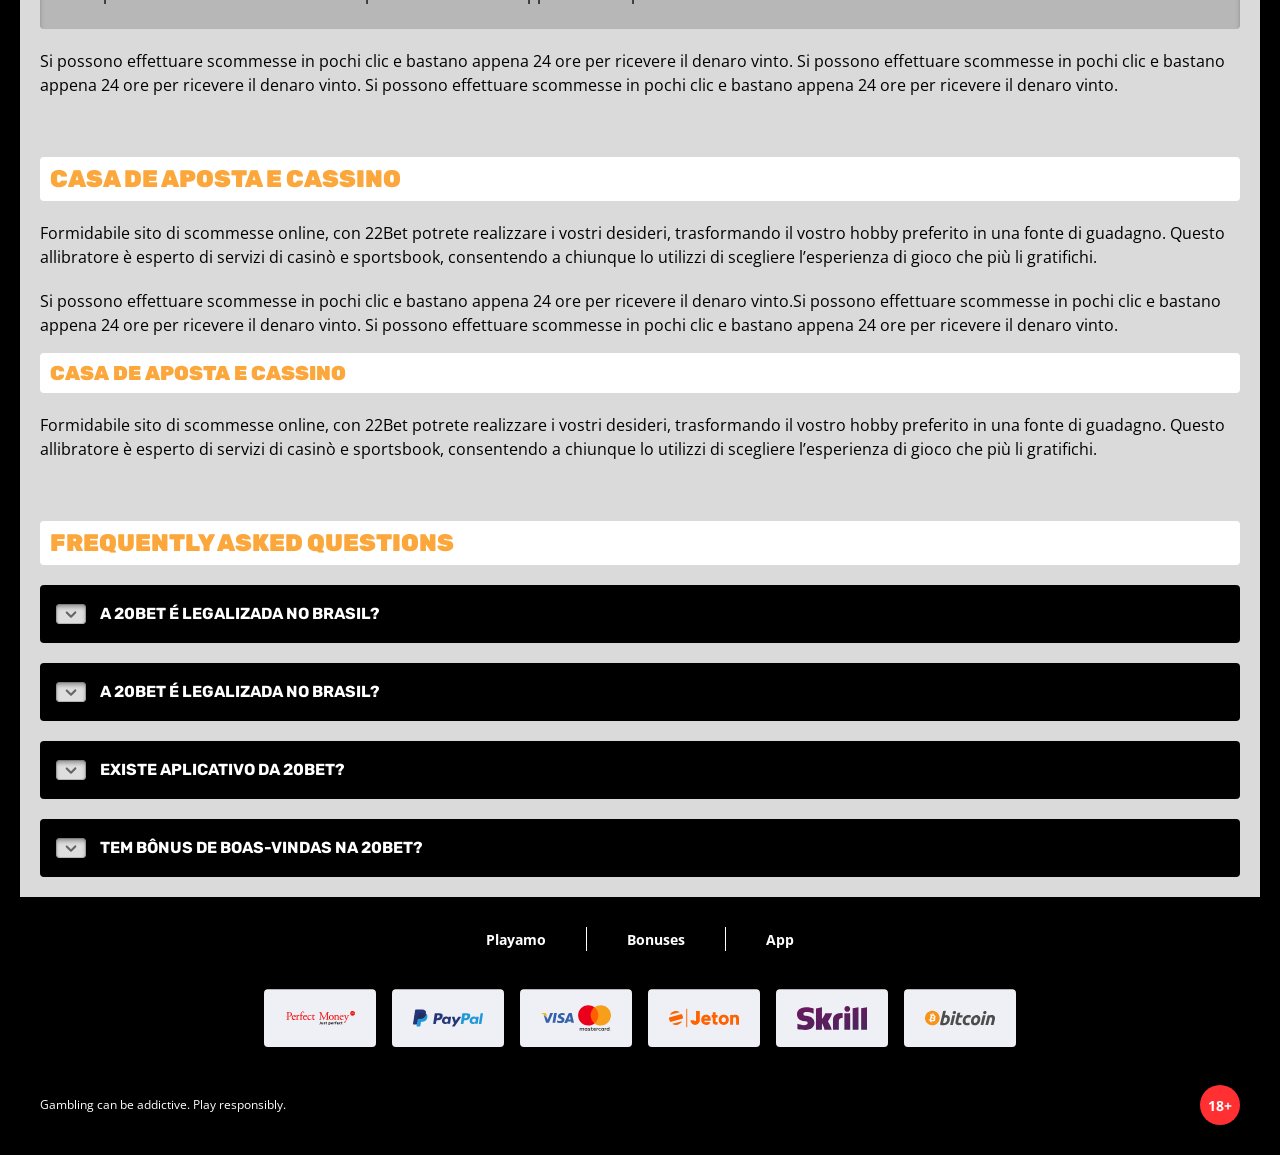
<file: bonus.html>
<!DOCTYPE html>
<html lang="en">
  <head>
    <meta charset="UTF-8" />
   
    <meta name="viewport" content="width=device-width, initial-scale=1.0" />
    <title>Playamo</title>
    <meta name="description" content />
    <meta property="og:site_name" content />
    <meta property="og:title" content />
    <meta property="og:type" content="website" />
    <meta property="og:url" content />
    <meta property="og:image" content />
    <meta property="og:image:alt" content />
    <meta property="og:locale" content="en" />
    <meta property="og:description" content />
    <link rel="preconnect" href="https://fonts.googleapis.com" />
    <link rel="preconnect" href="https://fonts.gstatic.com" crossorigin="anonymous" />
   <link href="https://fonts.googleapis.com/css2?family=Poppins:wght@100;200;300;400;500;600;700;800;900&display=swap" rel="stylesheet">
 <link href="https://fonts.googleapis.com/css2?family=Open+Sans:ital,wght@0,300..800;1,300..800&display=swap" rel="stylesheet">
<link href="https://fonts.googleapis.com/css2?family=Rubik:wght@300;400;500;600;700;800;900&amp;display=swap" rel="stylesheet">
 
    <link rel="stylesheet" href="./css/reset.css" />
    <link rel="stylesheet" href="./css/main.css" />
    <link rel="stylesheet" href="./css/media.css"/>
    <link rel="icon" href="./images/Group.png" type="image/x-icon"/>
    <script
    src="https://code.jquery.com/jquery-3.6.1.min.js"
    integrity="sha256-o88AwQnZB+VDvE9tvIXrMQaPlFFSUTR+nldQm1LuPXQ="
    crossorigin="anonymous"
  ></script>
  </head>
  <body>
  <header class="header">
      <section class="content header__content">
        <a href="./index.html" class="logo header__logo"
          ><img src="./images/logo.png" alt="logo" title
        /></a>
        <button class="header__btn-menu" >
          <svg width="16px" height="16px" viewBox="0 0 16 16" xmlns="http://www.w3.org/2000/svg">
              <rect y="0" width="16" height="3" rx="1.5"></rect>
              <rect y="6.5" width="16" height="3" rx="1.5"></rect>
              <rect y="13" width="16" height="3" rx="1.5"></rect>
            </svg>
        </button>

          <nav class="menu header__menu">
        <ul class="header__menu-list">
                
              <li class="" >
            
                <a href="./bonus.html" >
                <span>Bonuses</span>
              </a>
            
              </a>
            </li>
              <li>
                <a href="./app.html">
                 App
                </a>
              </li>
              
             
            </ul>
            <div class="header__button header__button-menu " >
              <a href="#" class="button  button__login-menu">sign up</a>
              <a href="#" class="button button__menu">sign in</a>
            </div>
           
          </nav>
            <a href="#" class="button button__login">sign up</a>
            <a href="#" class="button button__singup">sign in</a>
             <div class="header__language">
                <div class="header__flag-wrap">
                  <a class="header__country" href="#">
                    <span><img src="./images/flag.png" alt=" Flag" title /></span>
                    
                  </a>
                </div>
                 <div class="header__flag-menu">
                  <ul>
                    
                    <li>
                      <a href="#" class="header__flag-link">
                        <span>
                          <img src="./images/flag.png" alt="flag" title />
                        </span>
                        <span>en</span>
                      </a>
                    </li>
                    <li>
                      <a href="#" class="header__flag-link">
                        <span>
                          <img src="./images/flag-au.png" alt="flag" title />
                        </span>
                        <span>au</span>
                      </a>
                    </li>
                    <li>
                      <a href="#" class="header__flag-link">
                        <span>
                          <img src="./images/flag-ca.png" alt="flag" title />
                        </span>
                        <span>ca</span>
                      </a>
                    </li>
                    
                  <li>
                      <a href="#" class="header__flag-link">
                        <span>
                          <img src="./images/flag-de.png" alt="flag" title />
                        </span>
                        <span>de</span>
                      </a>
                    </li>
                     <li>
                      <a href="#" class="header__flag-link">
                        <span>
                          <img src="./images/flag-ch.png" alt="flag" title />
                        </span>
                        <span>ch</span>
                      </a>
                    </li>
                    <li>
                      <a href="#" class="header__flag-link">
                        <span>
                          <img src="./images/flag-at.png" alt="flag" title />
                        </span>
                        <span>at</span>
                      </a>
                    </li>
                     <li>
                      <a href="#" class="header__flag-link">
                        <span>
                          <img src="./images/flag-nz.png" alt="flag" title />
                        </span>
                        <span>nz</span>
                      </a>
                    </li>
                     <li>
                      <a href="#" class="header__flag-link">
                        <span>
                          <img src="./images/flag-si.png" alt="flag" title />
                        </span>
                        <span>si</span>
                      </a>
                    </li>
                     <li>
                      <a href="#" class="header__flag-link">
                        <span>
                          <img src="./images/flag-ie.png" alt="flag" title />
                        </span>
                        <span>ie</span>
                      </a>
                    </li>
                     <li>
                      <a href="#" class="header__flag-link">
                        <span>
                          <img src="./images/flag-it.png" alt="flag" title />
                        </span>
                        <span>it</span>
                      </a>
                    </li>
                  </ul>
                </div>
              </div>  
      </section>
    </header>
     <main class="main home main-page">
        <section class=" hero hero__page">
           
            <div class="background background-page">
              <img src="./images/bonus/bg-bonus.webp" alt="hero" title />
              
            </div>
            <div class="hero__wrapper hero__wrapper-page">
              <div class="hero__data hero__data-bonus">
                <ul
                class="breadcrumbs "
                
              >
                <li
                  
                >
                  <a href="/" >
                    <span >Home</span></a
                  >
                 
                </li>
                <li
                  
                >
                  <a href="#" > <span >Bonuses</span></a>
                 
                </li>
              </ul>
                <h1 class="title general hero__title">
                  Online Casino Website
                </h1>
                 <p class="hero__text">The first thing that catches players' attention is the incredible simplicity of this casino.</p>
               
                <a href="#" class="button  hero__button ">sign up</a>
               
              </div>
             
            </div>
          </section>
      <section class="main__wrap main__wrap-page">
       
       <section class="content__wrapper content__wrapper-page">
        <section class="content article">
            <p>
             Lorem ipsum dolor sit <a href="#">Playamo</a> consectetur adipiscing elit. Quisque faucibus ex sapien vitae pellentesque sem placerat. In id cursus mi pretium tellus duis convallis. Tempus leo eu aenean sed diam urna tempor. Pulvinar vivamus fringilla lacus nec metus bibendum egestas. Iaculis massa nisl malesuada lacinia integer nunc posuere. Ut hendrerit semper vel class aptent taciti sociosqu.
            </p>
            <p>
             Ad litora torquent per conubia nostra inceptos himenaeos.
            </p>
          </section>
        
          <section class="content bonuses">
            <ul class="bonuses__list">
               <li class="  bonuses__item">
                 
                 <div class="images__wrap">
                   <div class="background bonuses__img">
                     <img src="./images/bonus/banner-bonus1.webp" alt="" title="">
                  </div>
                  <div class="bonuses__desc">
                     <div class="wrap">
                        
                        <h2 class="title high bonuses__title">Bonus Title</h2>
                        <div class="bonuses__text">
                           <p>Lorem ipsum dolor sit amet consectetur adipiscing elit. Text Text Text.</p>
                          </div>
                        
                     </div>
                     <div class="bonuses__buttons">
                      <a href="#" class="button bonuses__button">Get  Bonus</a>
                      
                   </div>
                  </div>
                 </div>
                  
               </li>
               <li class="bonuses__item">
                 <div class="images__wrap">
                  <div class="background bonuses__img">
                     <img src="./images/bonus/banner-bonus2.webp" alt="" title="">
                  </div>
                  <div class="bonuses__desc">
                     <div class="wrap">
                       
                        <h2 class="title high bonuses__title">Bonus Title</h2>
                        <div class="bonuses__text">
                            <p>Lorem ipsum dolor sit amet consectetur adipiscing elit. Text Text Text.</p> </div>
                        
                     </div>
                     <div class="bonuses__buttons">
                        <a href="#" class="button bonuses__button">Get  Bonus</a>
                      
                   </div>
                  </div>
                 </div>
               </li>
               <li class="bonuses__item">
                <div class="images__wrap">
                  <div class="background bonuses__img">
                     <img src="./images/bonus/banner-bonus3.webp" alt="" title="">
                  </div>
                  <div class="bonuses__desc">
                     <div class="wrap">
                        
                        <h2 class="title high bonuses__title">Bonus Title</h2>
                        <div class="bonuses__text">
                           <p>Lorem ipsum dolor sit amet consectetur adipiscing elit. Text Text Text.</p>
                        </div>
                       
                     </div>
                     <div class="bonuses__buttons">
                        <a href="#" class="button bonuses__button">Get  Bonus</a>
                     
                   </div>
                  </div>
                </div>
               </li>
          
            </ul>
         </section>
            <section class="content menu-review__content">
              

            
                <div class="menu__review-desk menu__review-content">Navigation</div>
                <ul class="menu__review menu__review-list">
                  <li><a href="#">Lorem ipsum dolor sit</a></li>
                    <li><a href="#">Amet consectetur adipiscing</a></li>
                      <li><a href="#">Quisque faucibus ex sapien vitae</a></li>
                        <li><a href="#">Ut hendrerit sempero</a></li>
                          <li><a href="#">Pulvinar vivamus fringilla</a></li>
                           <li><a href="#">Ad litora torquent per conubia</a></li>
                         
                          
                </ul>
             
          
          </section>
         
         <section class="content article">
            <h2 class="title high article__title">Casa de Aposta e Cassino</h2>
            
            <p>
             Formidabile sito di scommesse online, con 22Bet potrete realizzare i vostri desideri, trasformando il vostro hobby preferito in una fonte di guadagno. Questo allibratore è esperto di servizi di casinò e sportsbook, consentendo a chiunque lo utilizzi di scegliere l’esperienza di gioco che più li gratifichi.
            </p>
            <p>
             Si possono effettuare scommesse in pochi clic e bastano appena 24 ore per ricevere il denaro vinto.Si possono effettuare scommesse in pochi clic e bastano appena 24 ore per ricevere il denaro vinto. Si possono effettuare scommesse in pochi clic e bastano appena 24 ore per ricevere il denaro vinto.
            </p>
           <ol>
              <li>Si possono effettuare scommesse in pochi clic e bastano appena 24 ore per ricevere il denaro vinto.</li>
              <li>Si possono effettuare scommesse in pochi clic e bastano appena 24 ore per ricevere il denaro vinto.</li>
              <li>Si possono effettuare scommesse in pochi clic e bastano appena 24 ore per ricevere il denaro vinto.</li>
            </ol>
            <p>Si possono effettuare scommesse in pochi clic e bastano appena 24 ore per ricevere il denaro vinto. Si possono effettuare scommesse in pochi clic e bastano appena 24 ore per ricevere il denaro vinto. Si possono effettuare scommesse in pochi clic e bastano appena 24 ore per ricevere il denaro vinto.</p>
          </section>
           <section class="content article">
            <h2 class="title high article__title">Casa de Aposta e Cassino</h2>
            
            <p>
             Formidabile sito di scommesse online, con 22Bet potrete realizzare i vostri desideri, trasformando il vostro hobby preferito in una fonte di guadagno. Questo allibratore è esperto di servizi di casinò e sportsbook, consentendo a chiunque lo utilizzi di scegliere l’esperienza di gioco che più li gratifichi.
            </p>
            <p>
             Si possono effettuare scommesse in pochi clic e bastano appena 24 ore per ricevere il denaro vinto.Si possono effettuare scommesse in pochi clic e bastano appena 24 ore per ricevere il denaro vinto. Si possono effettuare scommesse in pochi clic e bastano appena 24 ore per ricevere il denaro vinto.
            </p>
          
            <h3>Casa de Aposta e Cassino</h3>
            <p>Formidabile sito di scommesse online, con 22Bet potrete realizzare i vostri desideri, trasformando il vostro hobby preferito in una fonte di guadagno. Questo allibratore è esperto di servizi di casinò e sportsbook, consentendo a chiunque lo utilizzi di scegliere l’esperienza di gioco che più li gratifichi.</p>
          </section>
        
           <section class="content faq">
            <h2 class="title high faq__title">Frequently Asked Questions</h2>
            <ul class="faq__list " >
              <li class="faq__item"  >
                <h3 class="title medium faq__subtitle js-button-expander js-button-expander--faq"  >A 20Bet é legalizada no Brasil?
                 </h3>
                <div  class="faq__answer js-expand-content js-expand-content--faq" >
                  <p  >
                    Sim, a casa de apostas tem licença emitida por Curaçao, que é reconhecida no Brasil e a permite atuar por aqui.
                  </p>
                </div>
              </li>
              <li class="faq__item"  >
                <h3 class="title medium faq__subtitle js-button-expander js-button-expander--faq"  >A 20Bet é legalizada no Brasil?</h3>
                <div class="faq__answer js-expand-content js-expand-content--faq" >
                  <p  >
                    Sim, a casa de apostas tem licença emitida por Curaçao, que é reconhecida no Brasil e a permite atuar por aqui.
                  </p>
                </div>
              </li> 
              <li class="faq__item"  >
                <h3 class="title medium faq__subtitle js-button-expander js-button-expander--faq"  >Existe aplicativo da 20Bet?</h3>
                <div class="faq__answer js-expand-content js-expand-content--faq" >
                  <p  >
                   Sim, disponível para sistemas operacionais iOS e Android.
                  </p>
                </div>
              </li> 
              <li class="faq__item"  >
                <h3 class="title medium faq__subtitle js-button-expander js-button-expander--faq"  >Tem bônus de boas-vindas na 20Bet?</h3>
                <div class="faq__answer js-expand-content js-expand-content--faq" >
                  <p  >
                   O pacote especial para novos usuários da 20Bet paga 100% sobre o primeiro depósito, com limite de 600 BRL.
                  </p>
                </div>
              </li> 
             
            </ul>
          </section>
          
        </section> 
        
       
        <div class=""  onclick="scrollToTop()">
          <button class="main__arrow" id="scrollToTopBtn"></button>
        </div> 
      </section>
    </main> 
     <footer class=" footer ">
      <section class="content footer__content">
        <ul class="footer__menu">
         <li><a href="/">Playamo</a></li>
         <li><a href="./bonus.html">bonuses</a></li>
         <li><a href="./app.html">app</a></li>
         
        </ul>
       
          <ul class="footer__cards-list">
           
            <li>
              <a href="#"
                ><img src="./images/footer-img1.svg" alt="card" title
              /></a>
            </li>
           <li>
              <a href="#"
                ><img src="./images/footer-img2.svg" alt="card" title
              /></a>
            </li> <li>
              <a href="#"
                ><img src="./images/footer-img3.svg" alt="card" title
              /></a>
            </li> <li>
              <a href="#"
                ><img src="./images/footer-img4.svg" alt="card" title
              /></a>
            </li> <li>
              <a href="#"
                ><img src="./images/footer-img5.svg" alt="card" title
              /></a>
            </li> <li>
              <a href="#"
                ><img src="./images/footer-img6.svg" alt="card" title
              /></a>
            </li>
          </ul>
       
        <div class="footer__wrapp">
          <div class="footer__text">
           
            <p>Gambling can be addictive. Play responsibly. 
</p>
           
          </div>
          <div class="footer__age">
            <img src="./images/age.svg" alt="age" title />
          </div>
        </div>
      
      </section>
    </footer>
    
    <script src="./js/sidebar.js" defer></script>
    <script src="./js/expander.js" defer></script>
    <script src="./js/mobile-menu.js" defer></script>
    <script src="./js/flag.js" defer></script>
     <script src="./js/arrowUp.js" defer></script>
  </body>
</html>
</file>
<file: css/main.css>
html{
    -webkit-text-size-adjust: 100%;
    scroll-behavior: smooth;
      overflow-x: hidden;
  }
  
  body {
      display: block;
      position: relative;
      width: 100%;
    background:#000000;
 font-family: 'Open Sans', sans-serif;
      font-size: 16px;
      font-weight: 400;
      line-height: 150%;
      text-align: left;
      color:#000000;
      overflow-x: hidden;
    }
  

    
    .content {
      display: block;
      position: relative;
      width: 100%;
      max-width: 1020px;
      max-width: 100%;
      /* overflow: hidden; */
      border-radius: 0px;
 background:#DADADA;

      padding: 20px;
      margin: 0 auto 20px auto;
    }
    
    h1,
    h2,
    h3,
    h4,
    .title {
      display: block;
      position: relative;
      font-size: 32px;
      font-weight: 900;
      line-height: 100%;
      text-align: center;
      color: #FBA73B;
      font-family: 'Rubik', sans-serif;
    }
    
    h1,
    .title.general {
      text-transform: uppercase;
    }
    
    h2,
    .title.high {
      display: flex;
      align-items: center;
      justify-content: flex-start;
      font-weight: 900;
      font-size: 24px;
      line-height: 100%;
      text-transform: uppercase;
      color: #FBA73B;
gap: 16px;
    background:#FFFFFF;
border-radius: 4px;
padding: 10px;
    }




    h3,
    title.medium {
      font-weight: 900;
      font-size: 20px;
      line-height: 100%;
      text-align: left;
      background:#FFFFFF;
border-radius: 4px;
      text-transform: uppercase;
    color: #FBA73B;
   
 
padding: 10px;
    }
    
    article > *,
    .article > *,
    .desk > * {
      margin-top: 20px;
    }
    
    article > *:first-child,
    .article > *:first-child,
    .desk > *:first-child {
      margin-top: 0 !important;
    }
    
    article > h2,
    .article > h2,
    .desk > h2 {
      margin-top: 32px;
    }
    
    article > h3,
    .article > h3,
    .desk > h3 {
      margin-top: 16px;
    }
    
    .button {
      
      position: relative;
    display: inline-block;
      min-width: 165px;
      height:40px;
      width: fit-content;
  background: #289D1D;
border-bottom: 4px solid #185F0F;
      overflow: hidden;
      font-size: 16px;
      font-weight: 700;
      line-height: 120%;
      text-align: center;
      align-items: center;
      justify-content: center;
      text-decoration: none;
      text-transform: uppercase;
      color: #ffffff;
      white-space: nowrap;
      cursor: pointer;
      padding: 10px 20px;
      margin: 0 auto;
   border-radius: 4px;
      transition: all 0.5s;
    }
    
    .button:hover {
     transform: scale(1.1);
    }
    
    
    .header,
    .main ,.footer {
      display: flex;
      position: relative;
      justify-content: space-between;
      align-items: center;
     
      max-width: 1600px;
      max-width: 100%;
      
      margin: 0 auto;
    }
    
    .background{
      display: block;
      position: absolute;
      bottom: 0;left: 0;
      height: 100%;
      width: 100%;
      overflow: hidden;
    }
    
    .background img{
      position: relative;
      width: 100%;height: 100%;object-fit: cover;
      object-position: center top;
      
    }

    .background-page img{
      border-radius: 0;
    }
    
    .images img{
      border-radius: 4px;
      width: 100%;
      height: 100%;
      overflow: hidden;
      display: block;
      
    }

    .faq {
      overflow-anchor: none;
    }
    
    /* -------------------HEADER---------------- */
    .header {
      position: fixed;
      top: 0;
      left: 0;
      right: 0;
      width: 100%;
      z-index: 100;
    background: #000000;

    }
    
    .header__content {
      position: relative;
      display: flex;
      flex-direction: row;
      align-items: center;
      justify-content: space-between;
      max-width: 1440px;
      max-height: 75px;
      border-radius: 0;
 background: #000000;

      box-shadow: none;
border: none;
      padding: 15px 90px;
      margin: 0 auto;
    }
    
    .logo {
      display: block;
      position: relative;
      flex: 0 0 211px;
      margin-right: 97px;
    }
    
    .logo img {
      display: block;
      position: relative;
      width: auto;
      max-height: 40px;
    }
    
    .logo:hover{
      transform: scale(1.1);
    }
    .header__menu {
      display: flex;
      white-space: nowrap;
      max-height: calc(100vh - 70px);
       scrollbar-width: none; 
  -ms-overflow-style: none; 
  
    }
    .header__menu::-webkit-scrollbar {
  display: none; 
}
    
    
    .header__menu-list {
      display: flex;
      justify-content: center;
      align-items: center;
      white-space: nowrap;
      flex: 1 1 auto;
    gap: 5px;
      border-radius: 8px;
     


    }
    .header__menu-list li {
      display: block;
    
    }
    
    .header__menu-list li a {
      display: inline-flex;
      position: relative;
      align-items: center;
      font-weight: 700;
      font-size: 16px;
      line-height: 100%;
      text-transform: capitalize;
      color:#FFFFFF;
      transition: all 0.5s;
       padding:  23px 20px;
    }

   

    .header__menu-list li:hover a {
     text-decoration: underline;
      
    }
    
    .menu a{
      display: none;
    }
    
  
    span {
      display: inline-block;
    }
    
    .header__menu-list a img,
    .header__flag img {
      width: 24px;
      height: 24px;
      vertical-align: middle;
    }
    
   
    .header__flag span:first-child {
      flex: 0 1 24px;
     
      
    }

    .header__menu-wrap {
    display: none;
    display: block;
    position: absolute;
    left: 0;
    top: 60px;
    min-width: 120px;
    height: auto;
    background: #16656D;
box-shadow: 0px 4px 4px 0px #00000040;

    border-radius:0 0 12px 12px;
    padding: 8px 16px;
    z-index: 100;
    overflow-y: hidden;
}

.header__menu-wrap ul{
  display: flex;
  flex-direction: column;
  gap: 8px;
}
.header__menu-wrap ul li{
  padding: 0;
}

.header__menu-wrap ul li:hover{
  background: none;
  
}


.header__menu-list .header__menu-item {
    display: none;
}

.header__menu-list li:first-child .header__menu-item {
    padding-left: 0;
}


.header__menu-list > li {
  position: relative;
}



.header__menu-list li .header__menu-wrap ul li a{
  color:#FFFFFF !important;
  padding-right: 12px;
}

.header__menu-list li .header__menu-wrap ul li a:hover{
text-decoration: underline !important;
}

.header__menu-list li .header__menu-wrap ul li a::after{
  display: none;
}

.header__menu-wrap.js-expand-content.expanded {
  height: auto;
}


li.active .header__menu-wrap{
display: flex;
  gap: 8px;
}
    .header__flag {
      display: flex
;gap: 9px;
font-weight: 700;
    align-items: center;
      margin-left: 22px;
      color:#ffffff;
      text-transform: uppercase;
    }

  

     .button__login:hover{
      background: #FBA73B;
border-bottom: 4px solid #A46316;
color: #333333;
transform: none;

     }

    .button__login{
      
      height: 40px;
        min-width: 165px;
    
        padding: 10px 20px;
        margin: 0 10px 0 auto;
       
    }
    

    
 .button__singup{
 
  min-width: 165px;
  padding: 10px 20px;
background: #FBA73B;
border-bottom: 4px solid #A46316;
height: 40px;


color: #333333;
    margin: 0;
 }

 .button__singup:hover{
    background: #289D1D;

    color: #ffffff;
    border-bottom: 4px solid #185F0F;
    transform: none;
 }
    .header__time{
        color:#FFFFFF;
        position: relative;
        padding-left: 28px;
        margin-left: 24px;
    }

    .header__time::before{
      content: '';
      display: block;position: absolute;
      top: 50%;
      transform: translateY(-50%);
      width: 18px;height: 18px;
      left: 1px;
      background: url('../images/clock.svg') no-repeat center center / contain;
    }

 
    .header__btn-menu{
      display: block;
      flex: 0 1 auto;
      min-width: 0;
      border:1px solid #ffffff; 
      border-radius: 10px;
    background: #000000;

      padding: 12px;
      margin-left: 12px;
      order: 3;
     
      
    }
    
    
    svg {
      position: relative;
      fill: #ffffff;
      line-height: 1;
      vertical-align: 1;
    }
    
     
     .header__country {
  display: flex;
  align-items: center;
  gap: 8px;
  background: #000000;

  border-radius: 4px;
  padding: 10px 40px 10px 10px;
  padding: 9px 40px 9px 9px;
  margin-left: auto;
}

.header__language {position: relative;
  margin-left: 10px;

}

.header__country::after{
  content: "";
    position: absolute;
    display: block;
    width: 24px;height: 24px;
     flex-shrink: 0;
    top: 50%;
    transform: translateY(-50%);
    right: 10px;
    background: url('../images/menu-arrowDown.svg')no-repeat center center / contain;
    transition: transform 0.3s ease-in-out;
}

.header__country.active::after{
  transform: translateY(-50%) rotate(180deg);
  
}


.header__country span:last-child {
  color: #ffffff;
  font-weight: 700;
  font-size: 14px;
  line-height: 100%;
  text-transform: uppercase;
  transition: all 0.5s;
}


.header__country img,
.header__flag-link img {
  width: 24px;
  height: 24px;
  vertical-align: middle;
} 
.header__country.active {
  border-bottom-right-radius: 0;
  border-bottom-left-radius: 0;
}
    .header__flag-menu {
  /* display: none; */
  position: absolute;
  top: 40px;
  width: fit-content;
  min-width: 100%;
  
  right: 0px;
  height: auto;
  border-bottom-right-radius: 4px;
  border-bottom-left-radius: 4px;
  border-top-right-radius: 0;
  border-top-left-radius: 0;
background: #000000;

  padding: 10px 6px;
  z-index: 9999;
    transform: translateY(-10px);
    opacity: 0;
    visibility: hidden;
    transition: all 0.5s 
ease;
  /* top: calc(100% + 5px); */
  max-height: calc(100vh - 64px);
}
.header__flag-menu.active::-webkit-scrollbar {
  display: none;
}

.header__flag-link {
  display: flex;
  flex-direction: row;
  font-size: 14px;
  align-items: center;
  justify-content: center;
  padding: 0 ;
  gap: 9px;
 text-align: center;
}
.header__flag-menu.active {
  display: block;
   overflow-y: auto;
   
   border-top: none;
    transform: translateY(0);
    opacity: 1;
    visibility: visible;
}

.header__flag-menu ul li + li {
  margin-top: 15px;
}

.header__flag-link:last-child span {
  font-weight: 700;
  font-size: 14px;
  color: #ffffff;
  text-transform: uppercase;
     flex: 0 0 24px;
}

.header__flag-link:last-child span:hover{
  color:#ff0000;
}

.header__flag-link span:first-child  {  flex: 0 0 24px;}

    
     
    
    
     
    
    
    /* ------------------ MAIN------------- */
    .main.home{
      display: flex;
      
     
    }
    
    .main__wrap {
      display: flex;
      position: relative;
      background: #DADADA;

      flex: 1 1 100%;
      justify-content: center;
      align-items: stretch;
      max-width: 1240px;
      padding: 20px 30px;
      padding: 0;
      margin: 0 auto;
    }
    
    
    
   
    .menu__review-content::after {
      content: "";
      position: absolute;
      right: 20px;
      top:50%;
      transform: translateY(-50%);
      width: 30px;
      height: 20px;
     background: url('../images/sidebar-arrowDown.svg') no-repeat center center / contain;
      transition:  all 0.5s;
    }

   
    
   
    
    .menu__review-content.active::after {
      
      transform: translateY(-50%) rotate(180deg);
    }
    
    .menu-review__content{
     
      padding: 0px;
      margin-bottom: 20px;
      overflow: hidden;

      border-radius: 0px;
      
    }
  
    .menu__review-content{
      position: relative;
      padding:12px 60px 12px 20px;
      color: #ffffff;
      font-weight: 800;
      text-transform: uppercase;
 
background:#289D1D;

    }
  
.bonuses__desc::after{
background: linear-gradient(180deg, rgba(0, 234, 206, 0) 14.75%, rgba(0, 234, 206, 0.7) 100%);


}

    
    .menu__review-content.active{
      border-bottom-left-radius: 0;
      border-bottom-right-radius: 0;
    }
    
    .menu__review li a {
   color: #000000;
      position: relative;
      display: flex;
    }
  
    .menu__review li:hover a{
      text-decoration: underline;
    }


     
    .menu__review.active{
      display: block;
     
      border-radius: 0 ;
    }
    .menu__review-list{
      padding: 0;
    }
    .menu__review-list li{
      padding: 8px 16px;
      transition: all 0.5s
    }
    .content__wrapper {
      
    
      flex: 0 1 100% ;
    }
.menu__review-list li{
  border-bottom: 1px solid #8321BC33;
}
    
  
      
    /* -----------hero ----------- */
    .content__wrapper{
      position: relative;
       
     
    
    }
    
    .hero{
      padding: 0;
      min-height: 380px;
      display: flex;
      background:none;
  
      align-items: center;
      padding: 24px 24px 24px 0;
  }
    
    .hero__wrapper {
     
      display: flex;
      align-items: center;
     
    }
    
  
    .hero__data{
    display: block;
      position: relative;
        max-width: 560px;
      padding: 12px; 
    }
    
    .hero__title{
      margin-bottom: 10px;
      text-align: start;
     
    }
  
    .hero__data p{
      color:#ffffff;
      
      text-transform: none;
      margin-bottom: 20px;
    }
    
    
    .hero__rating {
      display: flex;
      font-weight: 700;
      align-items: center;
      text-transform: uppercase;
      color:#ffffff;
      margin-bottom: 20px;
    }
    
    .hero__rating p{
       text-transform: uppercase;
     margin-right: 10px;
     margin-bottom: 0;
    
     
    }
    .hero__button{
      display: flex;
    margin-left: 0;
      
          
    }
    .hero__rating span{
      white-space: nowrap;
    }

    .hero__data  li:nth-child(1) span{
      font-weight: 400;
      padding-left: 0;
    }
  
    
    
   .hero__data .hero__span{
      font-weight: 400;
      font-size: 12px;line-height: 18px;
      color:#ffffff;
    }
    
    
    
 


/* ------------features------ */
 
.features__wrap {
  display: flex;
  gap:20px;
}
.features__list,
.features__table {
 
  
  border-radius: 12px;
  

}

.features__title{
  margin-bottom: 16px;

}

.features__list li {
  display: flex;
  gap: 8px;
  position: relative;
   padding: 8px 16px ;
}

.features{
  padding: 0;border: none;
  background: none;
      box-shadow:none;
}


.features__table tr,.features__list li{
background: #000000;

border-radius: 12px;
  color:#ffffff;
}


.features__table {
border-collapse: separate;
display: flex;
width: 100%;
gap: 20px;
}

.features__table tbody{
  width: 100%;display: grid;
  grid-template-columns: repeat(3,1fr);
  gap: 20px;
 
}

.features__table tr {
  font-weight: 700;
  display: flex;
  flex-direction: column;
  align-items: center;
  text-align: left;
gap: 9px;
 background:#DADADA;
color: #4A3323;

padding: 15px;
 overflow: hidden;
border-radius: 5px;

}

.features__table tr td:last-child{
  font-weight: 400;
  padding-left: 0;
padding: 8px 16px;
border-radius: 4px;
background: #FFFFFF;
width: 100%;
}

.features__table tr td:first-child{
width: 100%;
display: flex;
height: 100%;
align-items: center;
gap: 12px;
background:  #000000;

border-radius: 4px;

  font-weight: 700;
  text-transform: none;
  color: #ffffff;
 padding: 8px 16px;
}
.features__table tr td:first-child img{
  width: 21px;height: auto;
  display: block;
}

.features__table td {
  width: 100%;
}

/* -------------banner---------------- */

.banner {
  display: flex;
  align-items: center;
  justify-content:flex-end;
  overflow: hidden;
  width: 100%;
 
  min-height: 380px;
  padding:  20px 60px 20px 20px;
  background: transparent;
    border-radius: 0px;
    margin-bottom: 20px;

  
}

.banner__info {
  display: flex;
 
  flex-direction: column;
  align-items: flex-end;
  position: relative;
  max-width: 468px;

border-radius: 5px;
  text-align: center;
 
  padding: 20px;
}

.banner .banner__title-main {
  flex-direction: column;
  align-items:center;
  width: auto;
  justify-content: flex-end;
  font-weight: 800;
  line-height: 120%;
  font-size: 36px;
  padding: 0;
  box-shadow: none;
  color: #FBA73B;
  text-align: right;
  text-transform: uppercase;
  margin-bottom: 2.5px;
  padding-left: 0;
  padding-right: 0;
  border: none;
  background: none;
}

.banner .banner__title::after,.banner .banner__title-main::before, .banner .banner__title-main::after {
  display: none;
  
}

.banner__subtitle{
  position: relative;
  color: #FFFFFF;
  font-size: 24px;
  line-height: 150%;
  font-weight: 700;
  text-align: right;
  text-transform: uppercase;
  
  margin-bottom: 30px;
  
}



.banner__button {

 margin-left:auto;
 margin-right:0;
 
}

.banner__button:hover{
  transform: scale(1.1);
}


.banner-page{
  max-width: 100%;
  justify-content: flex-start;
  min-height: 380px;
  padding-left: 150px;
}


   
        /* ----------------review------------- */
    
      
        .article {
          display: flex;
          flex-direction: column;
        }
        .article ul li{
          position: relative;
          padding-left: 28px;
         
   
        }
        .article ul ,.article ol{
          background:#B7B7B7;
          box-shadow: 0px 4px 4px 0px #00000040 inset;
border-radius: 4px;
padding: 20px;
        }
    
        .article ul li + li,.article ol li + li{
          margin-top: 5px;
        }
       .article ul li ,.article ol li{
  
color:#000000;
      
    
padding: 3px 3px 3px 20px;

       }
    
        .article ul li::before{
          content:'';
          position: absolute;
          left:0px;
          top: 9px;
          top:50%; 
          transform: translateY(-50%); 
         width: 4px;height: 4px;
         border-radius: 50%;
background:#000000;

        }

        

        .article-page ul li::before{

          background:#054146;
        }


        .article  .button{
          margin: 20px auto 0 auto;
     
        }

      
  
    

        .article a:not(.button){
           color:#000000; 
           
            font-weight: 800;
            
        }
        .article a:not(.button):hover{
 color:#f60303;
        }


           /* для нумерованного списка */

.article ol ,.faq{
  
  counter-reset: ol;
  position: relative;
  
}

.article ol li,.faq__subtitle{
  display: flex;
 align-content: center;
  counter-increment: ol; 
  position: relative; 
 
 flex-wrap: wrap;
padding: 3px 3px 3px 26px;}

.article ol li::before
/* .faq__subtitle::before */
 {
  content: counter(ol) " . "; 
  display: inline-block;
  position: absolute;
  font: inherit;
  font-weight: 400;
  font-size: 16px;
  line-height: 150%;
  
  color: #000000;
  
  left: 0px;
 
          display: flex;
        justify-content: center;
          align-items: center;

}

/* .faq__subtitle::before{
  content: '';
  position: absolute;
  left: 20px;
  top: 50%;
  transform: translateY(-50%);
 background:url('../images/decor-faq.svg') no-repeat center center / contain;
 width: 30px;
 height: 12px;
} */

    
     
     
    /* ----------faq----------------------- */
    
    .faq__subtitle {
      position: relative;
      font-weight: 700;
      font-size: 16px;
      line-height:28px;
      text-align: left;
      color: #ffffff;
background:  #000000;
border: none;

      border-radius: 4px;
      text-transform: uppercase;
      cursor: pointer;
      padding: 15px 20px 15px 60px;
    }
    
      
    
  
    .faq__title{
      margin-bottom: 20px;
    }
    
    .faq__subtitle::after {
      content: "";
      display: block;
      position: absolute;
      top: 50%;
      transform: translateY(-50%);
      left: 16px;
      width: 30px;
      height: 20px;
      background: url('../images/sidebar-arrowDown.svg') no-repeat center center / contain;
      transition: transform 0.3s ease-in-out;
      
    }
    
    .faq__subtitle.active::after {
      
      transform: translateY(-50%) rotate(180deg); 
    }
    
    .faq__item{
      position: relative;
   
    }
    
    .faq__item + .faq__item{
      margin-top: 20px;
    }
    .faq__subtitle.active {
   
   border-bottom:none
    }
    
    .faq__answer {
      position: relative;
   
background:#FFFFFF;

      color: #000000;
      
           padding:  12px 16px;
  margin-top: 5px;
       border-top:none ;
    }
    
    .js-expand-content {
      display: none;
      overflow: hidden;
    }
    
    .js-expand-content.expanded {
      height: 100%;
    }
    
    
    /* ---------main__arrow------ */
    .main__arrow {
      display: block;
      position: fixed;
      width: 50px;
      height: 35px;
      right: 20px;
      bottom: 20px;
      background: transparent;

      background: url('../images/ArrowUp.svg') no-repeat center center / contain;
      z-index: 100;
  padding: 5px;
    
  }

  .content:last-child{
    margin-bottom: 0;
  }
    
    /* ------------footer----------------- */
    .footer{
       display: flex;
      position: relative;
   background: #000000;


      
    }
    
    .footer__content{
      display: flex
;
    flex-direction: column;
    align-items: center;
      gap:32px;
      max-width: 1240px;
      padding: 30px 20px;
      /* padding: 30px 10px 10px 30px; */
      background: transparent;
      box-shadow: none;
      margin-bottom: 0;
      border: none;
      
    }
    .footer__menu{
      display: flex;
      justify-content:center;
      gap: 40px;
      flex-wrap: wrap;
    }
    
   .footer__menu li:not(:last-child){
    padding-right: 40px;
    border-right: 1px solid #FFFFFF;

   }

    .footer__menu li a{
      font-weight: 700;text-transform:capitalize;
      font-size: 14px;line-height: 160%;
        position: relative;
        color:#ffffff;
        transition: all 0.5s;
    
    }

    .footer__menu li:hover a{
color: #FBA73B;
    }
    .footer__info{
        position: relative;
    }

    
    .footer__info a{
     
      color: inherit;
    
    } 
    
    .footer__cards-list {
      display: flex;
      flex-wrap: wrap;
      align-content: center;
      justify-content: center;
      align-items: center;
      gap:16px;
      
    }
    
    
    
    .footer__cards-list li img {
      width: 100%;
      
      height: auto;
      display: block;
    }

    .footer__cards-list li{
      transition:  all 0.5s;
    }
    .footer__cards-list li:hover{
      transform: scale(1.1);
    }
    
    .footer__text{
      text-align: center;
      /* margin-left: auto;
      margin-right: auto; */
      
    }
    
    .footer__text p{
      color: #ffffff;
      font-size: 12px;
      font-weight: 400;
      line-height: 22px;
    }
    
    .footer__text p + p {
      margin-top: 8px;
    }
    
    .footer__wrapp{
      display: flex;
      width: 100%;
      flex-direction: row;
      justify-content: space-between;
      gap: 80px;
      align-items: center;
      padding:0 90px;
    }
    
    
    
    .footer__age img{
     max-width: 40px;
     max-height: 40px;
     display: block;
    }
    
    .footer__information{
      display: flex;
      justify-content: center;
    }
    
    .footer__information li + li{
      margin-left: 24px;
    }

    .footer__copy{
color: #ffffff;
font-size: 14px;
line-height: 16.41px;
text-align: center;
    }
    
/* --------------bonus page------------- */


    .breadcrumbs {
      display: flex;
      text-align: center;
      margin-bottom: 20px;
      white-space: nowrap;
      flex-wrap: wrap;
    }
    
    .breadcrumbs li:not(:last-child) a {
      padding-left: 0;
    }
    
    .breadcrumbs li a {
      font-weight: 400;
      color: #ffffff;
      padding: 10px;
    }
    
    .breadcrumbs li:first-child a:hover {
      color: #EB5851;
    }
    
    .breadcrumbs li:last-child a {
      font-weight: 700;
      cursor: default;
    }
    
    .breadcrumbs > li:not(:last-child):after {
      content: "|";
      position: relative;
      color: #ffffff;
      
    }
    
    .main-page.home{
   
      padding-top:75px;
      display: block;
    }
    
    .main__wrap-page{
      justify-content: flex-start
    }
    
    .home .hero__page{
     
      position: relative;
        width: 100vw;
        display: flex
    ;
        justify-content: start;
        align-items: center;
        background: linear-gradient(to right, rgba(23, 25, 35, 0.8) 100%, rgba(23, 25, 35, 0.6) 40%, rgba(23, 25, 35, 0.2) 70%, rgba(23, 25, 35, 0.8) 80%);
        padding-top: 24px;
        padding-bottom: 24px;
        padding-left: calc(50% - 580px);
        padding-right: calc(50% - 580px);
       
    }

    .hero__data-page{
      max-width: 600px;
      padding: 32px;
    }
    
    .hero__data .hero__text-page{
      font-size: 15px;
      text-transform: none;
      margin-bottom: 32px;

    }

    
    
    .content__wrapper-page{
      top:0;
    }
    
    .content.bonuses {
      padding: 0;
     background: #000000;

       border: none;
       box-shadow: none;
    }
    
    .bonuses__list {
  
      gap: 20px;
      display: grid;
      grid-template-columns: repeat(3, 1fr);
   }

            
    
    .bonuses__item {
      display: flex;
      align-items: center;
      justify-content: center;
   position: relative;
      border-radius: 0px;
      padding: 0;
   background: #4F3C56;

      min-height: 550px;
      overflow: hidden;
    }
    
    .bonuses__item > * {
      position: relative;
    }
    
    .bonuses__item + .bonuses__item {
      margin-top: 0;
    }
    
    .bonuses__item:before {
      display: none;
    }
    
    
    .bonuses__img img {
      display: block;
      width: 100%;
  height: 100%;
 object-fit: cover;

    }
    
    .bonuses__desc {
     position: relative;
    height: max-content;
background: #000000E5;

backdrop-filter: blur(5px);
box-shadow: 0px 4px 4px 0px #00000040;

width: 100%;
max-width: 100%;
      border-radius: 4px;
     
      padding: 30px 40px;
   
    }
    
    .bonuses__desc .wrap {
     
      color: #ffffff;
   
      text-align: center;
    }

    .images__wrap{
      width: 100%;height: 100%;padding: 20px ;
     display: flex;justify-content: center;
     align-items: flex-end;
    }
    
    .bonuses__icon {
      background-color: #fff;
      width: 80px;
      height: 80px;
      border-radius: 50%;
      position: absolute;
      top: -40px;
      left: 0;
      right: 0;
      margin: auto;
     
      display: flex;
      
      align-items: center;
      
      justify-content: center;
    }
    
    .title.bonuses__title {
      flex-direction: column;
      color: #FBA73B;
      font-size: 24px;
      line-height: 120%;
      font-weight: 800;
      border: none;
      background: none;
      padding-left: 0;
      padding: 0;
      box-shadow: none;
      position: relative;
    }
  .title.bonuses__title::after,.title.bonuses__title::before{
    display: none;
  }
    
    .bonuses__text {
      margin-top: 20px;
      color: #ffffff;
    }
    
    .bonuses__text p {
      margin-top: 0;
      color:#ffffff;
    }
    
    .bonuses__buttons {
     position: relative;
      display: flex;
     flex-wrap: wrap;
      justify-content: center;
     
      gap: 20px;
      margin-top: 20px;
      z-index: 1;
    }
    
    .bonuses__button {
     
      width: max-content;
      box-shadow: none;
      min-width: 165px;
      font-size: 16px;
      line-height: 120%;
      font-weight: 700;
      border-radius: 4px;
      padding: 10px 14px;
      /* width: calc(50% - 8px); */
      margin: 0;
   
    }
    
   
  
    
    .hero__button-page{
      display: block;
    margin-top: 0;
    margin-left: 0;
    width: 185px;
    margin-right: auto;

    }

    .hero__button-page:hover{
      background:#2E9344;
    }
   
    

    /* --------------------app-page------------- */

    .hero__page-app{
      /* min-height: 650px; */
      height: auto;
    }

    .hero__img{
      
      z-index: 1;
      position: relative;
      
    }

    .hero__images-decor{
      position: absolute;
      bottom:-40px;right: 0;
     
      
    }
    .banner__app {
      display: flex;
      align-items: center;
      justify-content: center;
      min-height: 200px;
      border-radius: 16px;
      padding: 30px;
    }
    .banner__logo {
      max-width: 243px;
      flex: 0 0 243px;
      margin-right: 106px;
      margin-left: 106px;
      z-index: 3;
    }
    
    .banner__logo img {
      max-height: 91px;
    }
    
    .banner__content-app {
      display: flex;
      
      flex-direction: row;
      align-items: flex-start;
      width: fit-content;
      gap:16px;
     
      

    }
    .banner__btn {
      display: flex;
      flex-direction: row ;
      position: relative;
      min-width: 259px;
      height: 64px;
      font-size: 16px;
      font-weight: 700;
      align-items: center;
      line-height:128%;
      text-align: center;
      text-decoration: none;
      justify-content: center;
      border-radius: 4px;
   background: #289D1D;
border-bottom: 4px solid #185F0F;
      color: #ffffff;

gap: 8px;
      text-transform: uppercase;
        cursor: pointer;
       
      padding:  16px 38px;
      padding: 9px 14px;
      /* margin: 0 auto; */
      transition: all 0.3s ease;
      overflow: hidden;
      z-index: 3;
      
    }
    
   .banner__btn:hover{
    transform: scale(1.1);
      
   }
 
    
    .button__wrap-app {
      display: flex;
      flex-direction: column;
      gap: 16px;
      z-index: 3;
      ;
    }
    
    
    .banner__btn-app img,
    .banner__btn-android img {
     
      width: 32px;
      height: 32px;
      
    }
    
  

    .hero__list{
      position: relative;
      display: flex;
      justify-content: center;
      flex-wrap: wrap;
      flex-direction: row;
      gap:20px;
      margin-bottom: 32px;
    }

    .hero__list li{
      display: flex;
      flex-direction: column;
      position: relative;
      justify-content: center;
      color:#ffffff;
      align-items: center;
      flex: 0 0 112px;
      gap: 8px;
      text-align: center;
      
    }

      .hero__list li img{
        width: 40px;height: 40px;
      }
    /* -------------casino-page------------- */
    .casino__hover-link {
  color: #4da533;
  font-weight: 700;
}
.casino__item h3 {
  display: flex;align-items: center;
  font-weight: 700;
  justify-content: center;
  color: #1a2930;
  padding: 16px;
  text-align: center;
  text-decoration: none;
  text-transform: capitalize;
}

.casino__hover p {
  color: #ffffff;
  font-weight: 700;
}

.casino__buttons {
  min-width: 80px;
 
  height: 80px;
  
  padding: 0;
  display: flex;
  justify-content: center;align-items: center;
background:none;
border: none;

box-shadow: none;
  white-space: normal;
}

.casino__buttons:hover{
 
transform: scale(1.1);
}
.casino__hover {
  display: flex;
  flex-direction: column;
  justify-content: center;
  align-items: center;
 background: #000000B2;
 
  border-radius: 0px;
  border-bottom-right-radius: 0;
  border-bottom-left-radius: 0;
  position: absolute;
  left: 0;
  top: 0;
  width: 100%;
  height: 100%;
  opacity: 0;
  transform: translateY(100%);
  transition: transform 250ms cubic-bezier(0.4, 0, 0.2, 1),
    -webkit-transform 250ms cubic-bezier(0.4, 0, 0.2, 1);
    padding: 0;
    gap: 16px;
}


.casino__hover-casino{
justify-content: center;
padding: 24px;
}
.casino__item {
  position: relative;
  border-radius: 0px;
 border: 1px solid transparent;
  width: 100%;

  overflow: hidden;
}

.casino__item:hover .casino__hover {
  transform: translateY(0);
  opacity: 1;
  z-index: 1;
  
  border-radius: 0px;
}

.casino__img {
  display: block;
  width: 220px;
  height: 220px;
  width: 100%;
  height: auto;
  border-radius: 0px;
}

.casino__list {
  display: flex;
  flex-wrap: wrap;
  gap: 40px;
 
  display: grid;
  grid-template-columns: auto auto auto auto auto auto;
}

.casino__list-page{
  grid-template-columns: auto auto auto auto
}

.casino__wrapper {
  position: relative;
  overflow: hidden;
 
  border-radius: 0px;
}

.casino__hover h3{
color: #ffffff;
text-decoration: none;
text-transform: uppercase;
font-size: 15px;
line-height: 22px;
padding: 0;
}
.casino-box{
  display: flex;flex-direction: column;
  align-items: center;
  gap: 12px;
}

.casino__hover-links{
  color: #FDFDFD;
  text-transform: uppercase
  ;
  
}

.casino{
background: #000000;

  padding: 0;
  border: none;
  box-shadow: none;
}
/*  */
.casino__hover .live__subtitle{
  font-size: 24px;
  line-height: 32px;
}
</file>
<file: css/media.css>
@media screen and (max-width: 480px) {
    .content {
      
      margin-left: 0;
      margin-right: 0;
    }}
  
    /* ----------------header------------------- */
    @media screen and (max-width: 1568px){
.main__arrow {
  bottom: 80px;
}

.ratings__info {
  padding: 16px;
}}
    @media screen and (max-width: 1560px){
      .table tr td:nth-child(1) {
        flex: 0 0 200px;
    }
    } 

     @media screen and (max-width: 1495px){
      .features__table tr::before {
        left: 20px;
      }
}

    @media screen and (max-width: 1480px){
      .banner-main .background img{
        object-position: 1%;
      }

          .background-page img {
        object-position: 100%;
    }
    } 

   @media screen and (max-width: 1340px){
   .background img{
    object-position: 100%;
   }
  
   .header__wrap-nav{
     margin-right: auto;
   }
  
      .header__app  span:nth-child(3n) {
          display: none;
      }

      .banner__background img{
        object-position: 99%;
      }

      .hero__data {
        padding: 20px;
      }

      /*  */
      .features-row {
   gap: 20px;
    
  }

 .feature-item {
  max-width: 33.333%;
  padding-left: 120px;
  padding-right: 20px;
  border-radius: 6px;
 }

 .feature-icon {
  left: 20px;
 }
.bonuses__desc {
  padding: 20px;
}

  .feature-arrow {
    display: none;
  }
     
    .features__table tbody {
  gap: 10px;
}
    .features__table tr

 {padding: 10px;}
  } 
  
  @media screen and (max-width: 1211px) {
  .section__wrap {
    flex-direction: column;
  }

  .banner{
    min-height: 380px;
  }
  }
  
   @media screen and (max-width: 1281px) {
  
   
  
      .header__btn-menu.active {
       background: #000000;

      }
      .footer__wrapp {
        padding: 0;
      }
    }
  @media screen and (max-width: 1256px) {
    .casino, .content.bonuses {
      padding: 0 10px;
    }
  }
    @media screen and (min-width: 1215px) {
      .header__btn-menu {
        display: none;
       
      }

    
    }
  
    @media screen and (max-width: 1215px) {
      .header__btn-menu svg {
        display: block;
        margin: 0;
      }
      .header__menu-list .header__menu-item {
        display: block;
      }

      .header__menu-list li:nth-last-child(-n+5) {
    display: block;
}

       .header__menu-wrapper {
        display: none;
    }

    .header__menu-list li:first-child a::after, .header__menu-list li:nth-child(3) a::after{
      display: none;
    }

    .header__menu-list li:not(:last-child) a,.header__menu-list li a {
      padding: 0;
      width: 100%;
      text-align: center;
      justify-content: center;
    }
    }
    
    @media screen and (max-width: 1215px) {
      .header__btn-menu svg rect {
        transform-origin: 50% 50%;
        transition: all 0.5s;
      }
    }
    
    @media screen and (max-width: 1215px) {
      .header__btn-menu.active svg rect:nth-child(1) {
        x: -2px;
        y: 6px;
        width: 20px;
        transform: rotate(225deg);
      }
    
      .header__btn-menu.active svg rect:nth-child(3) {
        opacity: 0;
      }
    
      .header__btn-menu.active svg rect:nth-child(2) {
        x: -2px;
        y: 6px;
        width: 20px;
        transform: rotate(135deg);
      }
    }
    
   
 @media screen and (max-width: 1215px) {
      .header__menu {
        
        position: fixed; 
        top: 70px; 
        left: 0;
        width: 100%; 
        height: 0;
        overflow: hidden; 
      background: #000000;

        text-align: center;
        z-index: 100; 
        transition: height 0.5s ease, opacity 0.5s ease;
        opacity: 0; 
        padding:20px 50px;
        overflow-y: auto;
        display: block;
    
        box-sizing: border-box;
      
      }
    
      .header__menu.active {
        display: block; 
        height: 100vh; 
        opacity: 1;
     
      }
    
    
      
    
      .header {
        z-index: 101; 
      }
    }
    
    @media screen and (max-width: 1215px) {
      .header__menu ul {
          display: flex;
          flex-direction: column;
          justify-content: center;
          text-align: center;
          margin-bottom: 16px;
          gap: 5px;
          background: none;
        box-shadow: none;
      }
  
      .header__menu ul li{
        font-size: 15px;
        white-space: nowrap;
        padding: 5px;
        
      }
      .header__menu-list li:hover{
        background: none;
       
      }

     
  
      .header__menu ul li + li{
        margin-top: 5px;
      }
  
      .menu ul li:not(:last-child) {
        margin-right: 0;
        
      }
         .menu ul li{
          width: 100%;
         }

      .logo{
        margin-right: auto;
            flex: 0 0 160px;
      }
  .images__wrap {
    padding-left: 20px;
    padding-right: 20px;
  }

  .main-page.home {padding-top: 71px;}

  
  } 

  @media screen and (max-width: 1188px) {
    .rating__table tr + tr {
      margin-top: 0;
    }
   

    .banner .banner__title-main {
      width: 100%;
      margin-bottom: 8px;
    }

    .casino__list {
          grid-template-columns: auto auto auto  auto;
          gap:20px;
    }

    
  }

  @media screen and (max-width: 1070px) {
  .home .hero__page {
        padding-left: 20px;
        padding-right: 20px;
    }

        .banner{
          padding: 20px;
        }
        .bonuses__list {
   
    grid-template-columns: repeat(2, 1fr);}

  .hero__data{
      background: rgba(0,0,0,0.5);
      border-radius: 6px;
    }

    .banner__btn {
      min-width: 220px;
      
    }

    .banner-page {
      padding: 20px;;
    }

    .features-row {
      flex-direction: column;
      width: 50%;
    }
.features {
  display: flex;
  gap: 20px;
}
.features-row {
  gap: 20px;
}
        .feature-item {
border-radius: 6px;
          max-width: 100%;
        }
            .casino__list {
        grid-template-columns: auto auto auto ;
    }


  }
  @media screen and (max-width: 950px) {
    .hero__data-bonus{
      background: rgba(0,0,0,0.5);
      border-radius: 6px;
    }
    .images__wrap {
      padding: 10px 10px 20px 10px;
    }

    .background img {
      object-position: 95%;
    }
    .background-pageApp img{
      object-position: 80%;
    }

        .background-pageVip img {
        object-position: 90%;
    }
    .article ul li, .article ol li,.article ol li::before,.article ul li::before

  {
      border-radius: 25px;
    }

  
    .home .hero__page{padding-left: 20px;}
  }

  @media screen and (max-width: 829px) {
    .hero__data  {
      background: rgba(0,0,0,0.5);
      border-radius: 6px;
    }

    .hero{
      padding-left: 20px;
    }

    .features__wrap ,.features__table {
      flex-direction: column;
      gap: 4px;
      
    }
    .features__list, .features__table {
      width: 100%;
    }
  

.feature-icon {
  width: 40px;height: 40px;
}

.feature-item {
  padding: 16px 16px 16px 70px;
}
 .button__login {
      display: none;
    }

   .header__button-menu > .button__login-menu{
        display: inline-block;
      
        margin: 0;
      
    } 
  
    

  }


  

  @media screen and (max-width: 774px) {
   

   h2::after, .title.high::after, h2::before, .title.high::before {
    min-width: 50px;
   }
  
      .menu .button__singup{
         display: none;
      }
  
      
       .header__button {
        display: block;
        
      }

      
        .table tr td:nth-child(1) {
            flex: 0 0 160px;
        }
        
  
    }
  
    @media screen and (max-width: 711px) {
    .button__login{
      display: none;
      
  } 
  .sport-menu__list li a{
    padding: 13px;
  }
  .sport-menu__list {
    gap:16px;
  }
 }


  
  @media screen and (max-width: 664px) {
      .main-page.home {
    padding-top: 70px;}
      .header__content{
          padding: 15px;
      }
      .menu .button__singup{
          display: inline-block;
          margin: 0;
          margin-left: 10px;
       }
      
      .header__menu .header__button-menu{
        display: flex;
            flex-direction: column;
            
            justify-content: center;
            align-items: center;
      }
  
      .header__menu .button__menu {
        display: inline-block;
        margin-top: 20px;
   

      }

     
      .button__singup{display: none;}
     
      .features__table tr td:first-child::after {
        display: none;
      }

      .features__table td:first-child,.features__table tr td:last-child {
 text-align: left;
    
    
}
    .features {
      flex-direction: column;
      gap: 0;
    }

    .features-row {
      width: 100%;
    }
  }

 

  @media screen and (max-width: 616px) {

    .features__table tbody {
      grid-template-columns: repeat(1,1fr);
    }

    .sport-menu{
      flex-direction: column;
      align-items: center;
    }
    .sport-menu__list{
      justify-content: center;
    }

    .sport-menu__wrap {
      width: max-content;
    }
  }

    @media screen and (max-width: 576px) {
      .banner__button {
        margin-right: auto;
      }
      .banner__subtitle,    .banner .banner__title-main  {
        text-align: center;
      }

      .banner__info{
        width: 100%;
        min-width: 0;
        align-items: center;
      }

      
    }  


    @media screen and (max-width: 535px) {
      .rating__table img + img {
        margin-left: 2px;
    }
.banner-page .background img{
  object-position:70%;
}
    
   
    }

    @media screen and (max-width: 509px) {
      .banner__info {
        text-align: center;
       align-items: center;
      }

      .banner .banner__title-main{
        font-size: 28px;
        text-align: center;
        align-items: center;
      }

      .banner__subtitle  {
        text-align: center;
      }

      .banner__button {
        margin-left: auto;
      }

      .table tr td:nth-child(1) {
        font-size: 14px;font-weight: 500;
      }
      h2::after, .title.high::after, h2::before, .title.high::before {
        display: none;
      }
      .article ul, .article ol {
        padding: 10px;
      }
    }

 
  @media screen and (max-width: 468px) {
      
     
      .header__flag{
        margin-right: 0;
        margin-left: 12px;
      }

      .hero__data,.hero__title{
        text-align: center;
      }

      .hero__rating{
        justify-content: center;
      }
       .hero__button {
        margin-left: auto;
       }
  }

  @media screen and (max-width: 447px) {
        .background img {
        object-position: 95%;
    }

    .background-pageApp img {
        object-position: 75%;
    }
   
  .table tr td:nth-child(1) {
    font-weight: 700;
  }
}

  @media screen and (max-width: 447px) {
    .table tr td:nth-child(1) {
       flex: 0 0 150px;
    }
    .rating__table tr {
      padding: 16px 10px;
  }
      .background-pageVip img {
        object-position: 85%;
    }
  
  }
  
  @media screen and (max-width: 1440px) {
      .sidebar-left{
          display: none;
      }
  
      .header__content {padding-left: 20px;
      padding-right: 20px;}
      
     
     
  
  } 
  
  @media screen and (max-width: 1440px) {
    .menu-review__content{
      display: block;
      /* padding: 0; */
      
     }
  
     
     .menu-review-desk{
       padding: 16px;
     } 
     
    
    .menu-review__content > .menu-review__list.active {
      display: block ;
    }
  }
  
  /* -----------------main--------- */
  
  @media screen and (max-width: 1440px) {
  
   
  
      .content__wrapper  {
          
          flex: 1 1 100%;
          margin: auto 20px 0 0
         
      }
  
       .content__wrapper .content{
        max-width: 100%;
          margin-left: 0;
          margin-right: 0;
         } 
  }
  
  @media screen and (max-width:1100px) {
      
  
      .content__wrapper {
          flex: 1 1 100%;
          margin-right: 0;
          max-width: 100%;
         } 
  }
  
  
  @media screen and (max-width:560px) {
    .main.home{
      display: block;
    }
    .content {
      padding: 16px;
    }
        .menu-review__content

 {padding: 0px;}
.features {
  padding: 0;
 }

 .casino{
  padding: 0 10px;
 }

 .bonuses__desc {
  padding: 16px;
 }
  }
  
  
  
  /* -----------features---------------- */
  
  @media screen and (max-width:1189px) {
      table td:first-child {
          width: 50%;
           font-weight: 700;
        }
        
        table td:last-child {
          width: 50%;
   
        }
    .ratings__list {
        grid-template-columns: repeat(3, 1fr);
    }
        
        .features__table td:last-child {
         
          white-space: normal;
        }
  
        
        

        .background-page-casino img,.background-page-live img{
          object-position: 50%;
        }
  
  }
  
  @media screen and (max-width:1100px) {
      .sidebar-right{
          display: none;
      }

      .features__table tbody {
        grid-template-columns: repeat(2,1fr);
      }

      .banner__info {
        background: rgba(0,0,0,0.3);
        backdrop-filter: blur(5px);
      }
.features__table tbody {
  gap: 5px;
}
.features__table tr {
  padding: 10px;
}
  }

  @media screen and (max-width:899px) {
    .features__table tbody {
        grid-template-columns: repeat(1, 1fr);
    }

  }
  @media screen and (max-width:859px) {
    .features__content {
      flex-direction: column;
    }

    .features__wrapp {
      width: 100%;height: 450px;
    }

    .content__wrapp {
      width: 100%;
    }

   .footer__cards-list {
    gap: 20px;
  row-gap: 10px;
   }

  .rating__table img{
    width: 28px;
  }

 
  }

  
  @media screen and (max-width:750px) {
    
    .ratings__list li {
        width: 100%;
    }
  
    
  
    .ratings__button{
      margin-left: auto;
    }
  
    .hero__title{
      font-size: 28px;
    }
  
    .rating__table img + img {
      margin-left: 4px;
  }
  
    .review__title, .ratings__title, .faq__title{
      font-size: 28px;
    }
  }

  @media screen and (max-width:713px) {
   
    .bonuses__img img{
      object-position: 100%;
    }

    .ratings__list {
        grid-template-columns: repeat(2, 1fr);
    }

    .hero{
      padding: 20px;
    }

    .hero__data{
      background: rgba(0,0,0,0.5);
      padding: 20px;
      border-radius: 10px;
      backdrop-filter: blur(5px);
    }
  }

  @media screen and (max-width: 687px) {
    
    .rating__table tr {
      flex-direction: column;
      justify-content: center;
      gap:12px;
      padding: 16px;
    }

    .table tr td:nth-child(1) {
      flex: 0 ;
      justify-content: center;
  }
  .table tr td:nth-child(3) {
    margin-left: 0;
    flex: 0;
  }
  .rating__table img + img {
    margin-left: 8px;
}

   
  }

  @media screen and (max-width:650px) {
    table{
      flex-direction: column;
    }
   
        .features__table tbody {
        grid-template-columns: repeat(1,1fr);
      }

   

        .banner-main .banner__background img {
        object-position: 15%;
    }

   
  }
  
  @media screen and (max-width:600px) {
    .review__title, .ratings__title, .faq__title{
      font-size: 24px;
      line-height: 32px;
      white-space: wrap;
    }
    .hero__title{
      font-size: 24px;
    }
  
   
  }

  @media screen and (max-width:576px) {
    .button__wrap-app{
      flex-direction: column;
    }
    
       .features__table tr::before {
      width: 60px;height: 60px;
    }
    
      .banner-main .banner__background img {
        object-position: 25%;
    }
  }

  

  @media screen and (max-width:536px) {
    

    .features__wrapp {
      height: 350px;
    }
    .ratings__list {
        grid-template-columns: repeat(1, 1fr);
    }
    .footer__menu {
      gap: 20px;
    }
    .footer__menu li:not(:last-child) {
    padding-right: 20px;}
  }

  

  @media screen and (max-width:480px) {
    .hero__wrapper{
      position: relative;
      max-width: 100%;
      width: 100%;
      align-items: center;
      flex-direction: column;
      justify-content: center;
      
      
    }
      
    
    .sport-menu{
      display: none;
    }
  
  
    .hero__img{
      position: absolute;
      opacity: 0.5;
      
    }
  
    .hero__title{
      
      
      z-index: 1;
    }
  
    .hero__button{
      
      z-index: 1;
      
    }
    .features__table tr{
     
     text-align: center;
      flex-direction: column;
      
    }

    .features__table tr td:first-child ,.features__table tr td:last-child {
width: 100%;
text-align: center;

    }
      

    .features__table tr td:first-child {
      justify-content: center;
    }
 .features__table tr::before {
      width: 40px;height: 40px;
    }
      .banner-main .background img {
        object-position: 20%;
    }
  
    .header__logo {
      margin-right: auto;
    }
  
    .features__table td:last-child {
      
      word-wrap: break-word; 
      white-space: normal;  
      
    }

    .rating__table img + img {
      margin-left: 4px;
  }
    

    
  } 

  @media screen and (max-width:454px) {
    .features-banner__data {
      max-width: 300px;
    }

    .features-banner__title {
      font-size: 22px;
    }

    .header__logo {
      flex: 0 0 120px;
    }

    .main-page.home {
    padding-top: 70px;}

    .rating__table img {
      width: 24px;
  }
  .banner__info {
    padding: 15px;
  }

  h2, .title.high{
    font-size: 22px;
    line-height: 24px;
  }
.banner__subtitle {
  font-size: 22px;line-height: 120%;
}
      .banner .banner__title-main {
        font-size: 28px;
        line-height: 120%;
  }}


  

  @media screen and (max-width:414px) {
    .features-banner__data {
      max-width: 280px;}

      .features__button {
        min-width: 170px;
        padding-left: 20px;padding-right: 20px;
        
      }
      .main__arrow {
        opacity: 0.7;
      }
    }
  @media screen and (max-width:395px) {
    .hero__data {
      padding: 16px;
    }

        .header__logo {
        flex: 0 0 100px;
    }


    .features-banner__data {
      max-width: 260px;}

      .features-banner__title {
        font-size: 20px;
        margin-bottom: 16px;
      }

      .features-banner__title span{
        font-size: 12px;
      }
  }
  @media screen and (max-width:388px) {
    .hero__data {
      padding: 13px;
    }

   
    .rating__table img {
      width: 18px;
  }

  .rating__table img + img {
    margin-left: 3px;
}
.footer__cards-list li{
  width: calc(100% / 2 - 10px);
}
  } 


  @media screen and (max-width:385px) {
    .footer__wrapp {
        flex-direction: column;
        gap:12px;
    }
    .footer__text {
        margin-right: 0;
        margin-left: 0;
    }

       .main__arrow{
        bottom: 20px;
       }

   
  }
  
  @media screen and (max-width:370px) {
     
  
     .header__app  {
      display: none;
  }
  
    .logo{
        max-width: 100px;
    }
    .banner__logo{
      max-width: 243px;
    }
  
     table td:first-child {
      width: 70%;
      font-size: 14px;
       font-weight: 500;
       white-space:normal;
       
    }
    
    table td:last-child {
      
      font-size: 14px;
    }
  
    
    .header__time::before {
        display: none;
    }

      .header__time{
        padding-left: 0;
      }
  
    .ratings__wrap{white-space: nowrap;}

    .features-banner__data {
      max-width: 240px;}

      .features-banner__title {
        font-size: 18px;
        
      }
  }
  
  
  @media screen and (max-width:480px) {
   
  .footer__wrapp {
    flex-direction: column;
    gap: 20px;
  }
    .footer__information{
      display: flex;
      flex-wrap: wrap;
    }

        .footer__cards-list {
        gap: 10px;
        row-gap: 0;
        
    }
        .main__arrow {
        bottom: 20px;
    }
  
    .footer__information li {
      margin-left: 24px;
      margin-top: 24px;
    }
    .banner__backgroud img {
        object-position: 99%;
    }
}
@media screen and (max-width:442px) {
    .footer__menu{
        display: block;
        text-align: center;
      }
      .footer__menu li{ 
        text-align: center;
        padding-left: 0;
        
        
      }

          .footer__menu li:not(:last-child) {
        padding-right: 0px;
        border-right: none;
    }

      .footer__menu .footer__info li::before {
        display: none;
      }
      .footer__menu div{
        border: none;
      }
    }
  
  
  @media screen and (max-width:440px) {
    
    .banner__info .banner__title {
      font-size: 20px;}

      .banner__button{
          min-width: 140px;
          
      }
   
  
    .footer__menu > li:not(:last-child){ 
      margin-bottom: 16px;
      
    }

    .banner__info .banner__title {
        font-size: 24px;}

        .sport-menu__list li a {
          padding: 5px;
        }
  }



  @media screen and (max-width:348px) {
    
  .features-banner__data {
    max-width: 220px;}

    .features-banner__title {
      font-size: 16px;
      
    }

    .header__flag span:last-child{
      display: none;
    }
  }
  /* ------------bonus-page-------------- */

  
  @media screen and (max-width:1440px) {
    .sidebar-left-page{
      display: block;
      margin-right: 20px;
    }

    .menu-review__content-page{
      display: none;
      
    }
    .bonuses__img img{
      object-position: 50%;
      width: 100%;
    }
    
    .content__wrapper-page{
      margin-right: 0;
      
    }

    .content.menu-review__content.content-page{
      margin: 0;
    }


    .bonuses__button{
      margin-left: 0;margin-right: 0;
    }
    
  }

  @media screen and (max-width:986px) {
    .sidebar-left-page{
      display: none;
    }

    .menu-review__content-page{
      display: block;
      
    }

    .content__wrapper-page{
      margin-right: 0;
    }
    .main__wrap-page{
      display: block;
    }

    .bonuses__buttons {
      flex-wrap: wrap;
    }
  }

  
  @media screen and (max-width:900px) {
  
.bonuses__desc {
  max-width: 100%;
  padding: 20px 12px;
}

}

@media screen and (max-width:693px) {
  
 
    .hero__data-page{
      width: 100%;min-width: 0;
    }

   
  }

@media screen and (max-width:616px) {
    .bonuses__list{ grid-template-columns: repeat(1, 1fr);}
.bonuses__item {
  min-height: 550px;
}

   } 

@media screen and (max-width:598px) {
  .bonuses__list {
    flex-direction: column;
  }
  .bonuses__item {
    max-width: 100%;
    width: 100%;
    max-width: 560px;
}


   

    
}

@media screen and (max-width: 468px) {
  .breadcrumbs{
    justify-content: center;
  }

     

 
  .hero__button-page{
    margin-left: auto;
  }
  
}



/* --------------app-page-------------- */
@media screen and (max-width: 1531px) {
  .banner__logo {
    
    margin-right: 80px;
    margin-left: 80px;
  }



}

@media screen and (max-width: 1470px) {
  .banner__logo {
    
    margin-right: 50px;
    margin-left: 50px;
  }
}
@media screen and (max-width: 1440px) {
  .banner__logo {
    
    margin-right: 280px;
    margin-left:280px;
  }
}
@media screen and (max-width: 1391px) {
  .banner__logo {
    
    margin-right: 230px;
    margin-left:230px;
  }
}

@media screen and (max-width: 1291px) {
  .banner__logo {
    
    margin-right: 180px;
    margin-left:180px;
  }
}

@media screen and (max-width: 1240px) {
  .banner__logo {
    
    margin-right: 160px;
    margin-left:160px;
  }

  .background-page img{
    object-position: 100%;
  }
}

@media screen and (max-width: 1145px) {
  .banner__logo {
    
    margin-right: 100px;
    margin-left:100px;
  }

 
}

@media screen and (max-width: 1122px) {
  .content__wrapp {
    flex-direction: column;
  }

  .content__wrapp div{
    width: 100%;
  }
}

@media screen and (max-width: 1014px) {
  .hero__img{
    /* display: none; */
    right: 50px;
  }

  .banner__content-app{
    width: max-content;
  }
}

@media screen and (max-width: 951px) {
  .banner__logo {
    
    margin-right: 50px;
    margin-left:50px;
  }

 


}

@media screen and (max-width: 891px) {
  .banner__logo {
    
    margin-right: 20px;
    margin-left:20px;
  }

  .hero__img{
    display: none;}
}
@media screen and (max-width: 838px) {
 
  .banner__logo {
      margin: 0;
      flex: 0;
  }
  .banner__app{
      justify-content: center;
    }

  
}



@media screen and (max-width: 616px) {
  .background-page img{
    object-position: 90%;
  }

  .background-pageLogin img{object-position: 100%;}

  .casino__list {
        grid-template-columns: auto auto ;
    }

  
}

@media screen and (max-width: 598px) {
.banner__content-app {
  flex-direction: column;
 
}
}

@media screen and (max-width: 480px) {
  .casino__list {
    gap: 16px;
  }
}
@media screen and (max-width: 468px) {
 .banner__content-app {
        width: 100%;
      align-items: center;}
      }
@media screen and (max-width: 435px) {
.casino__list {
          grid-template-columns: auto auto;
    }}

@media screen and (max-width: 426px) {
  .banner__app{
    justify-content: center;
  }
  .images__wrap{
    padding: 10px;
  }


  
.banner-main .banner__backgroundWelcome img {
        object-position: 10%;
    }
     
}

@media screen and (max-width: 390px) {
  .banner__content-app {
    background: none;
  }
  
}
@media screen and (max-width: 375px) {
  
  .casino__list {
        grid-template-columns: auto ;
    }
}
</file>
